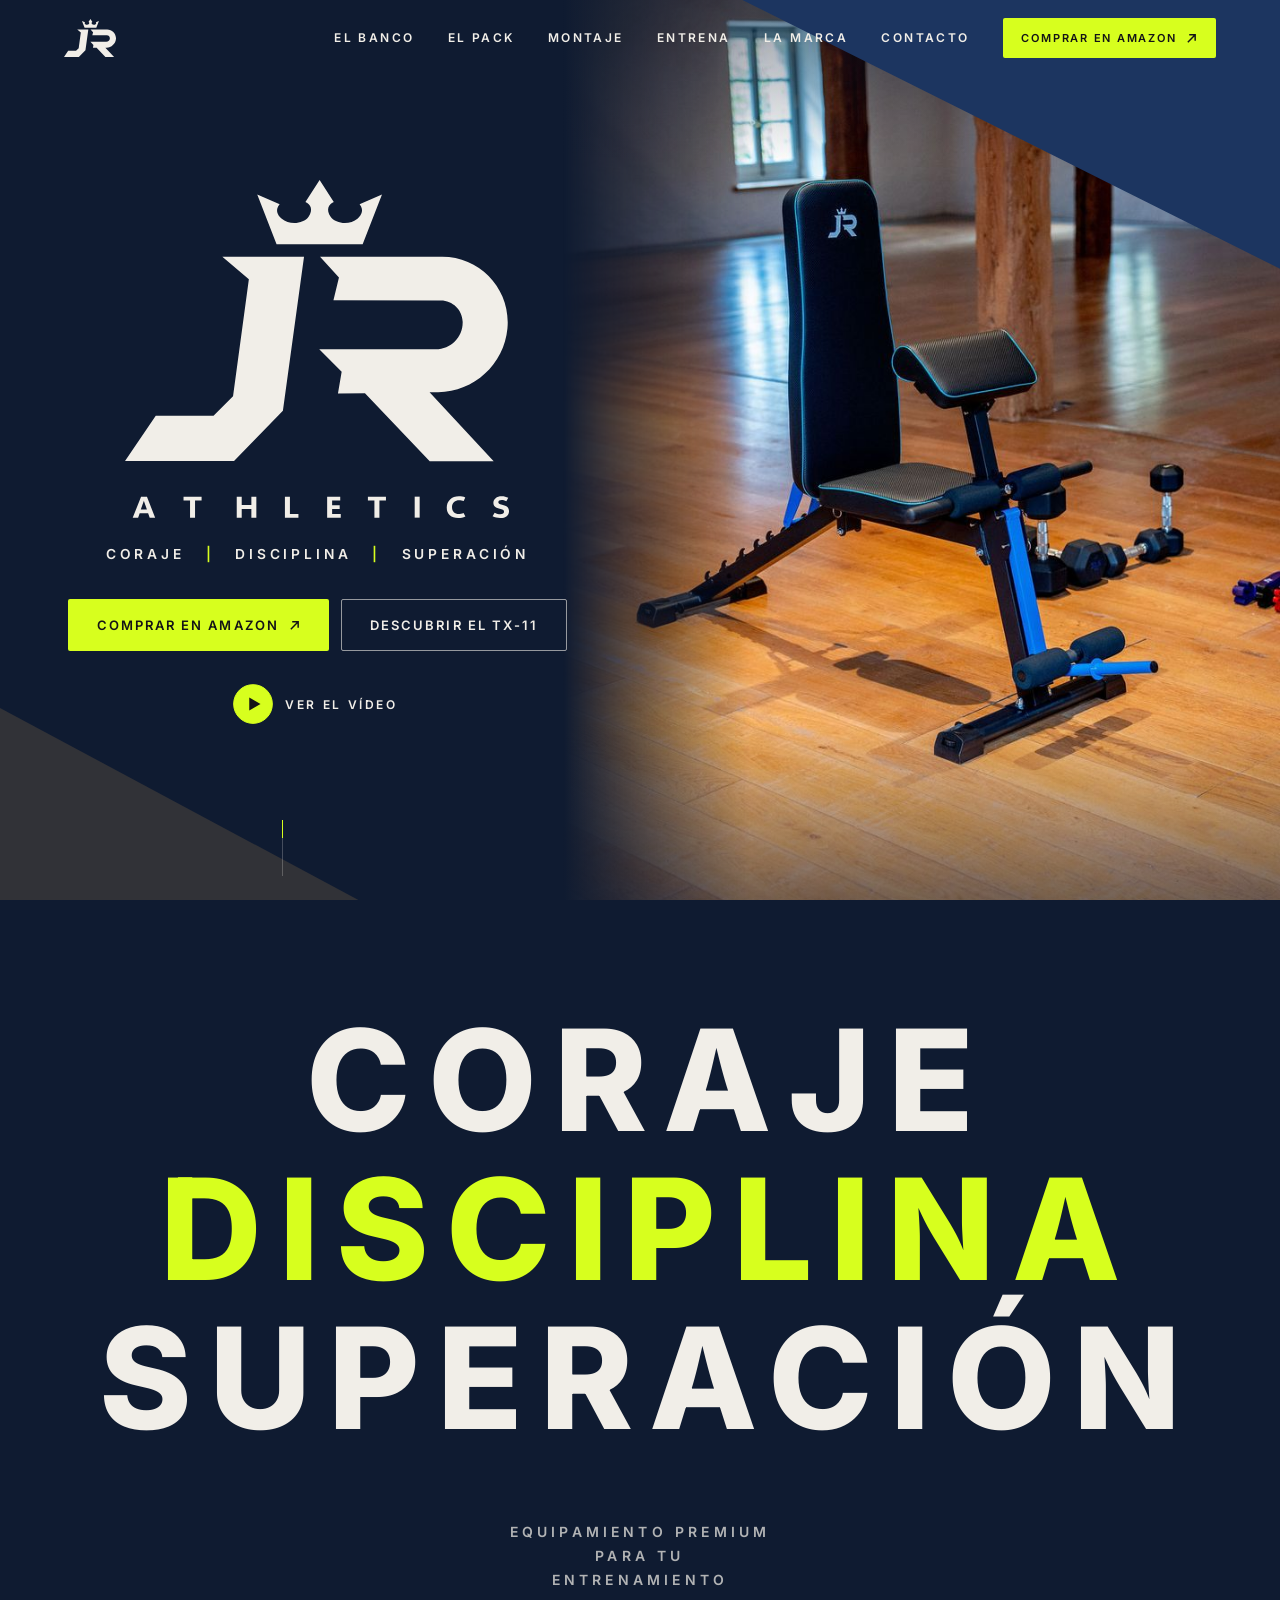
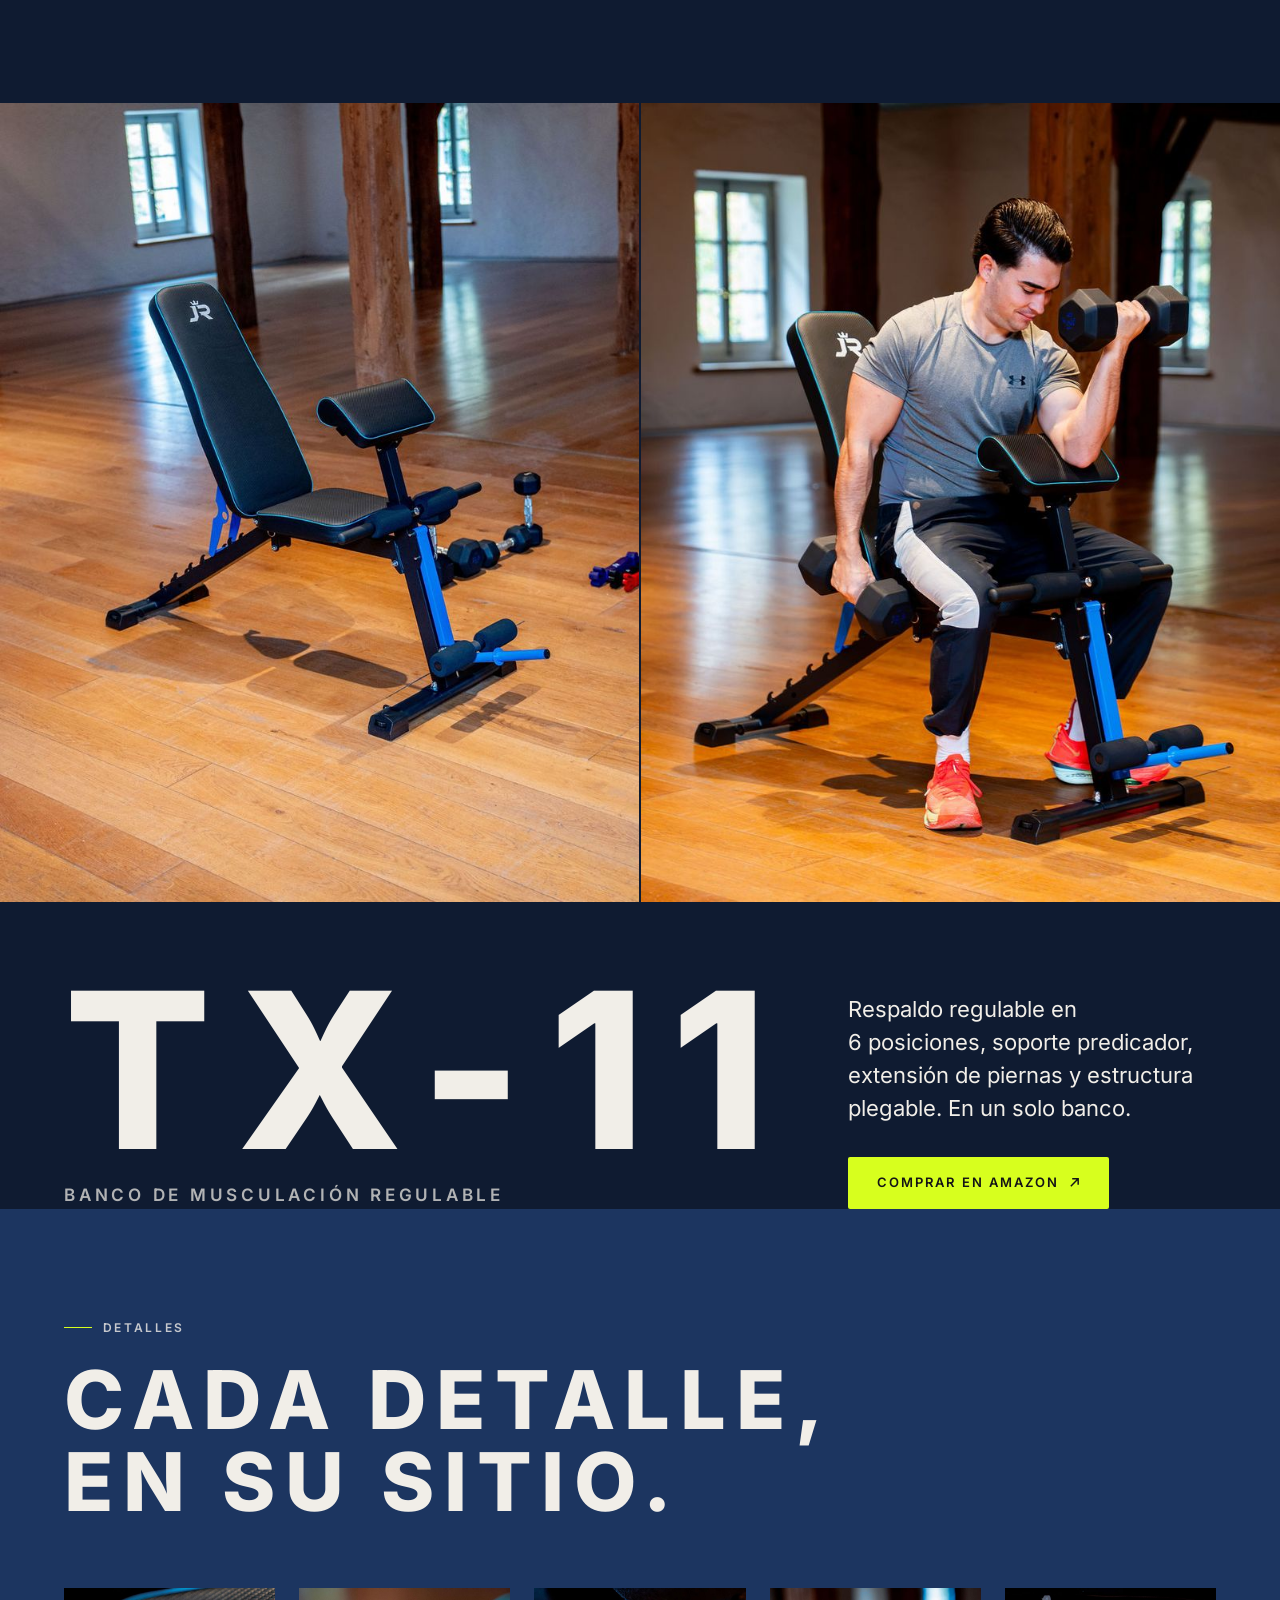
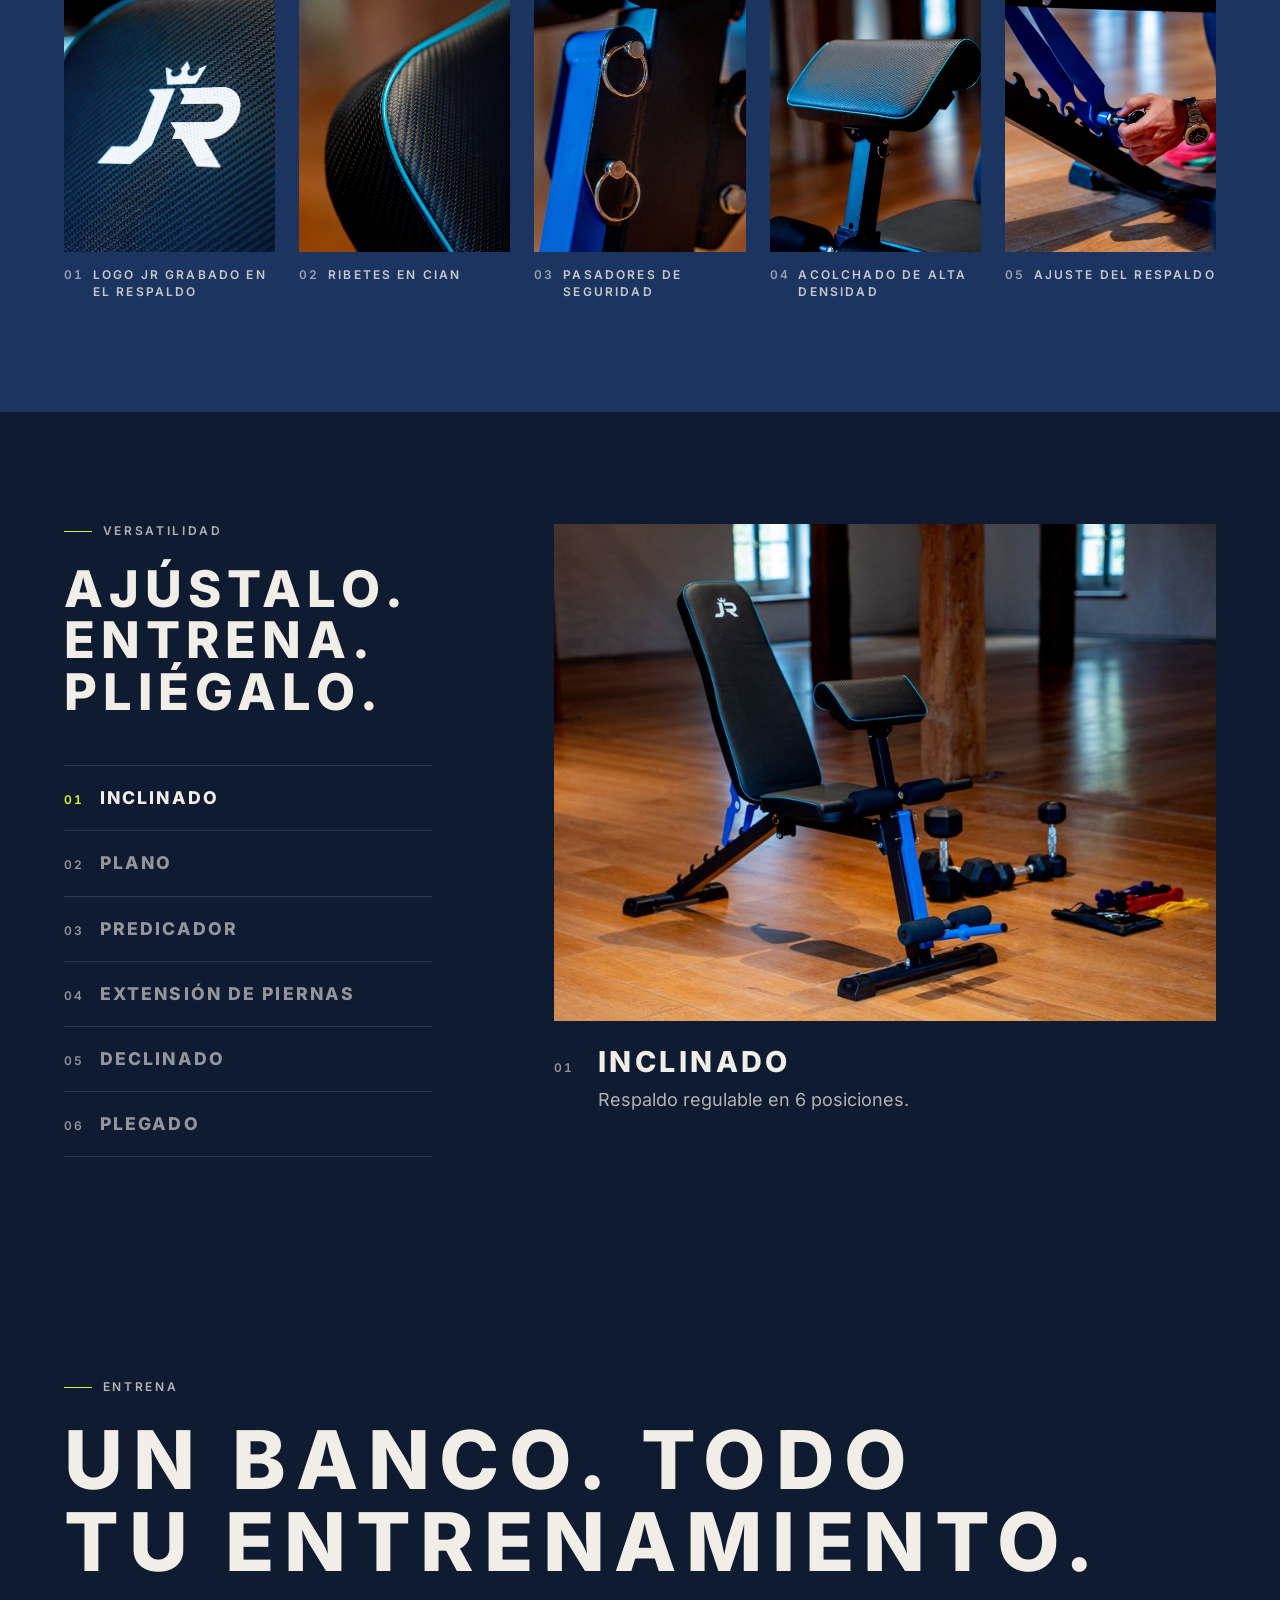
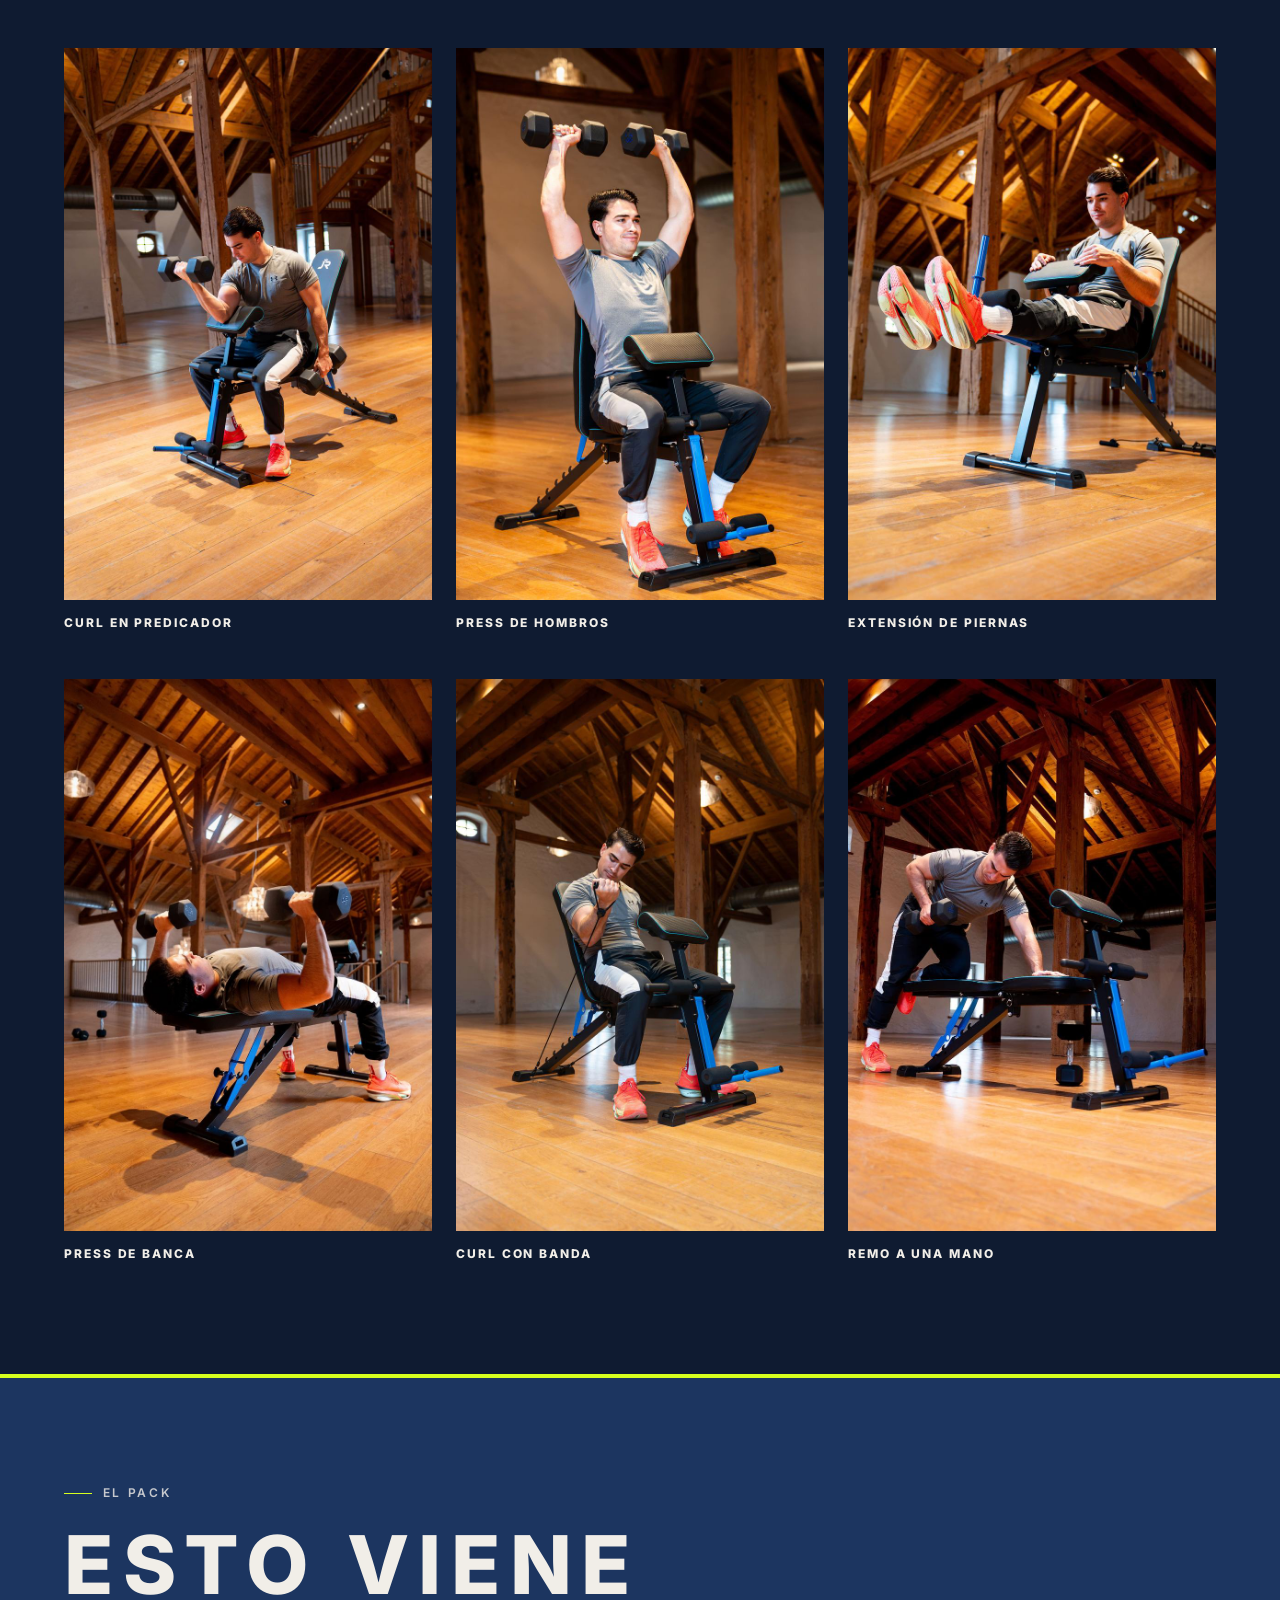
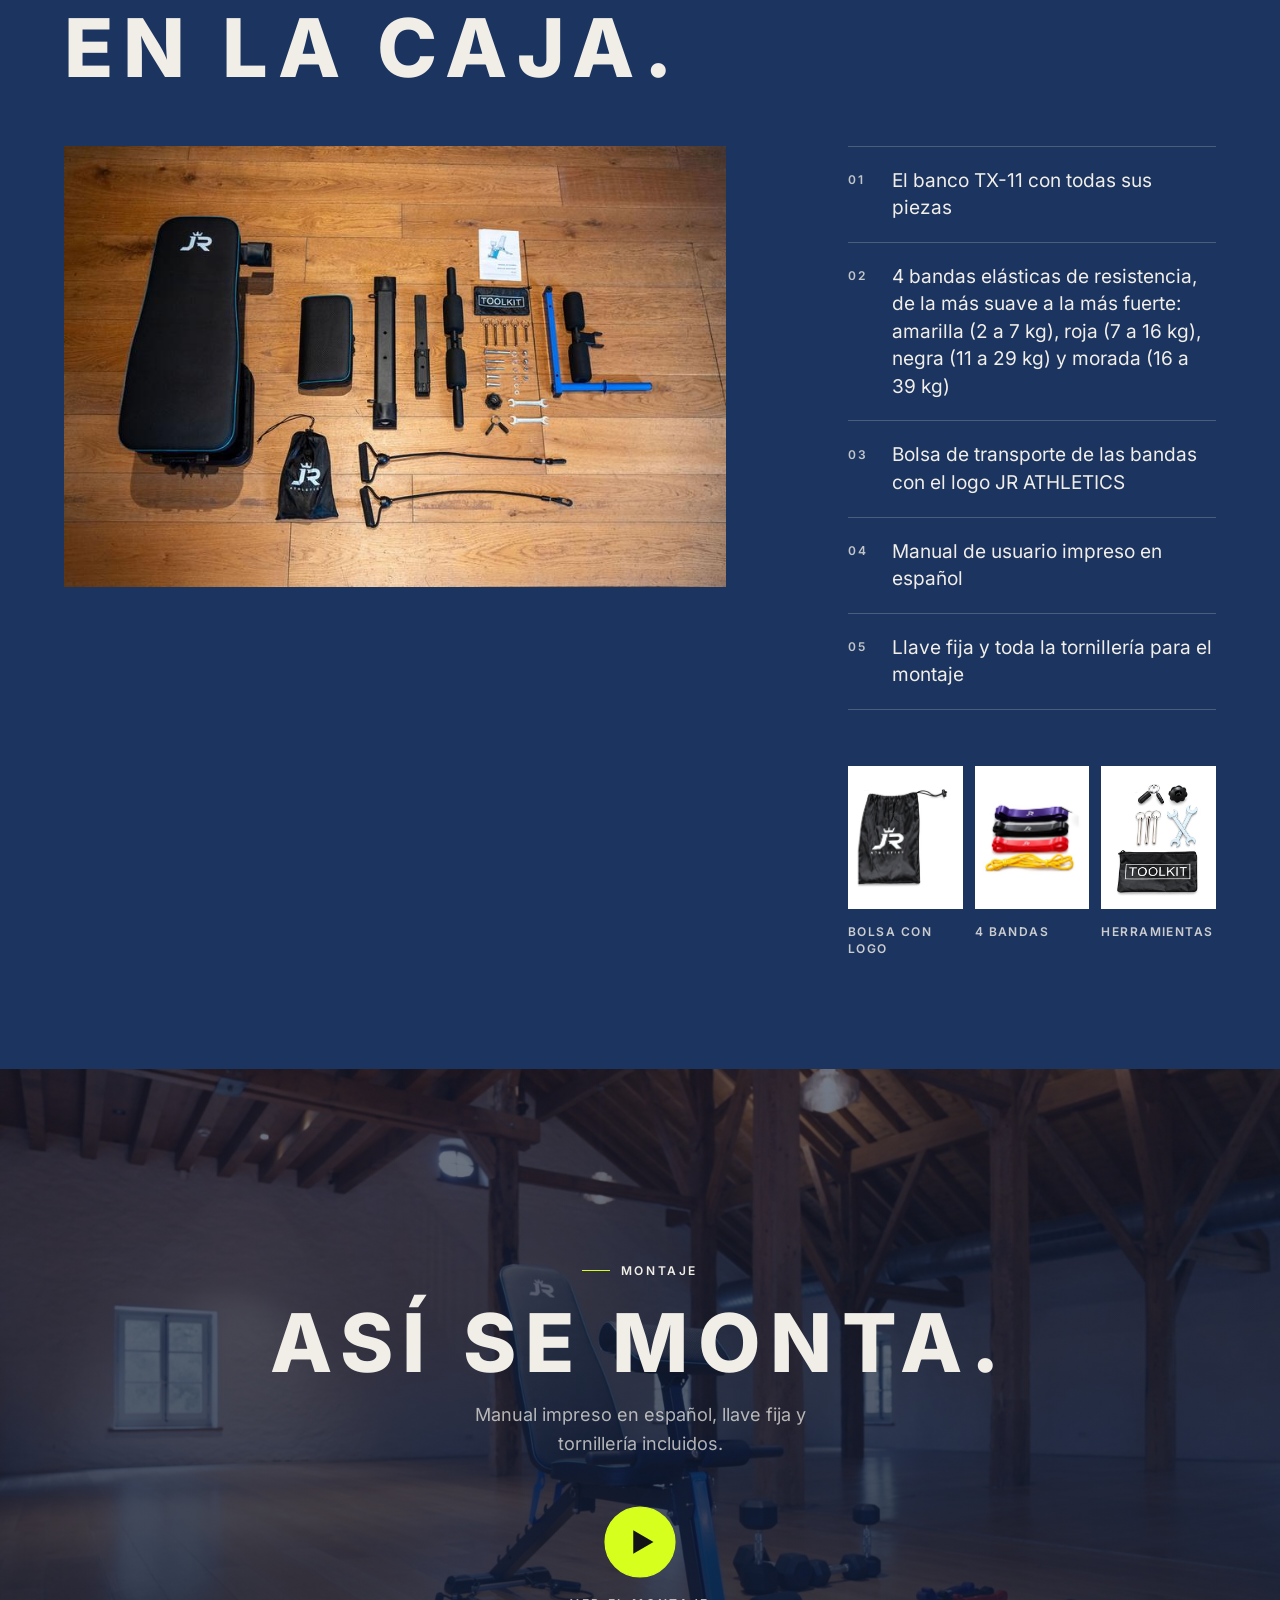
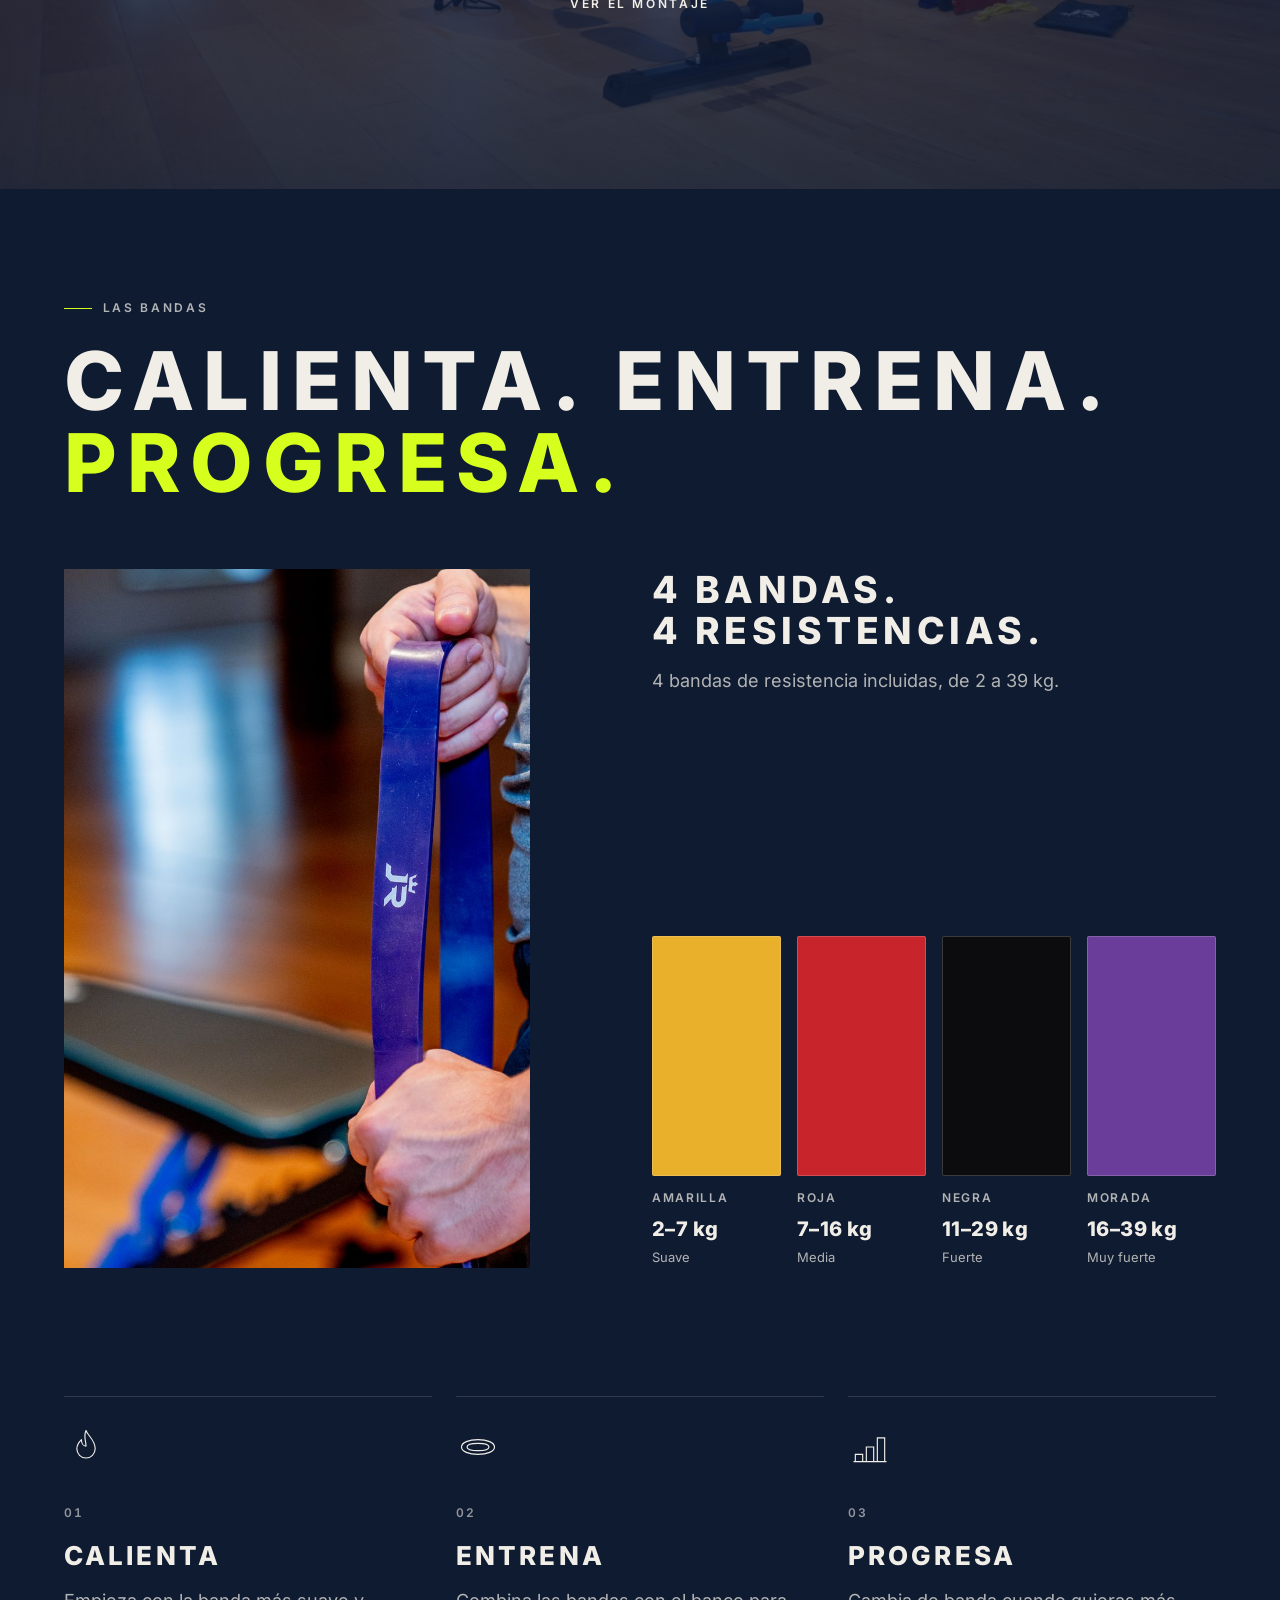
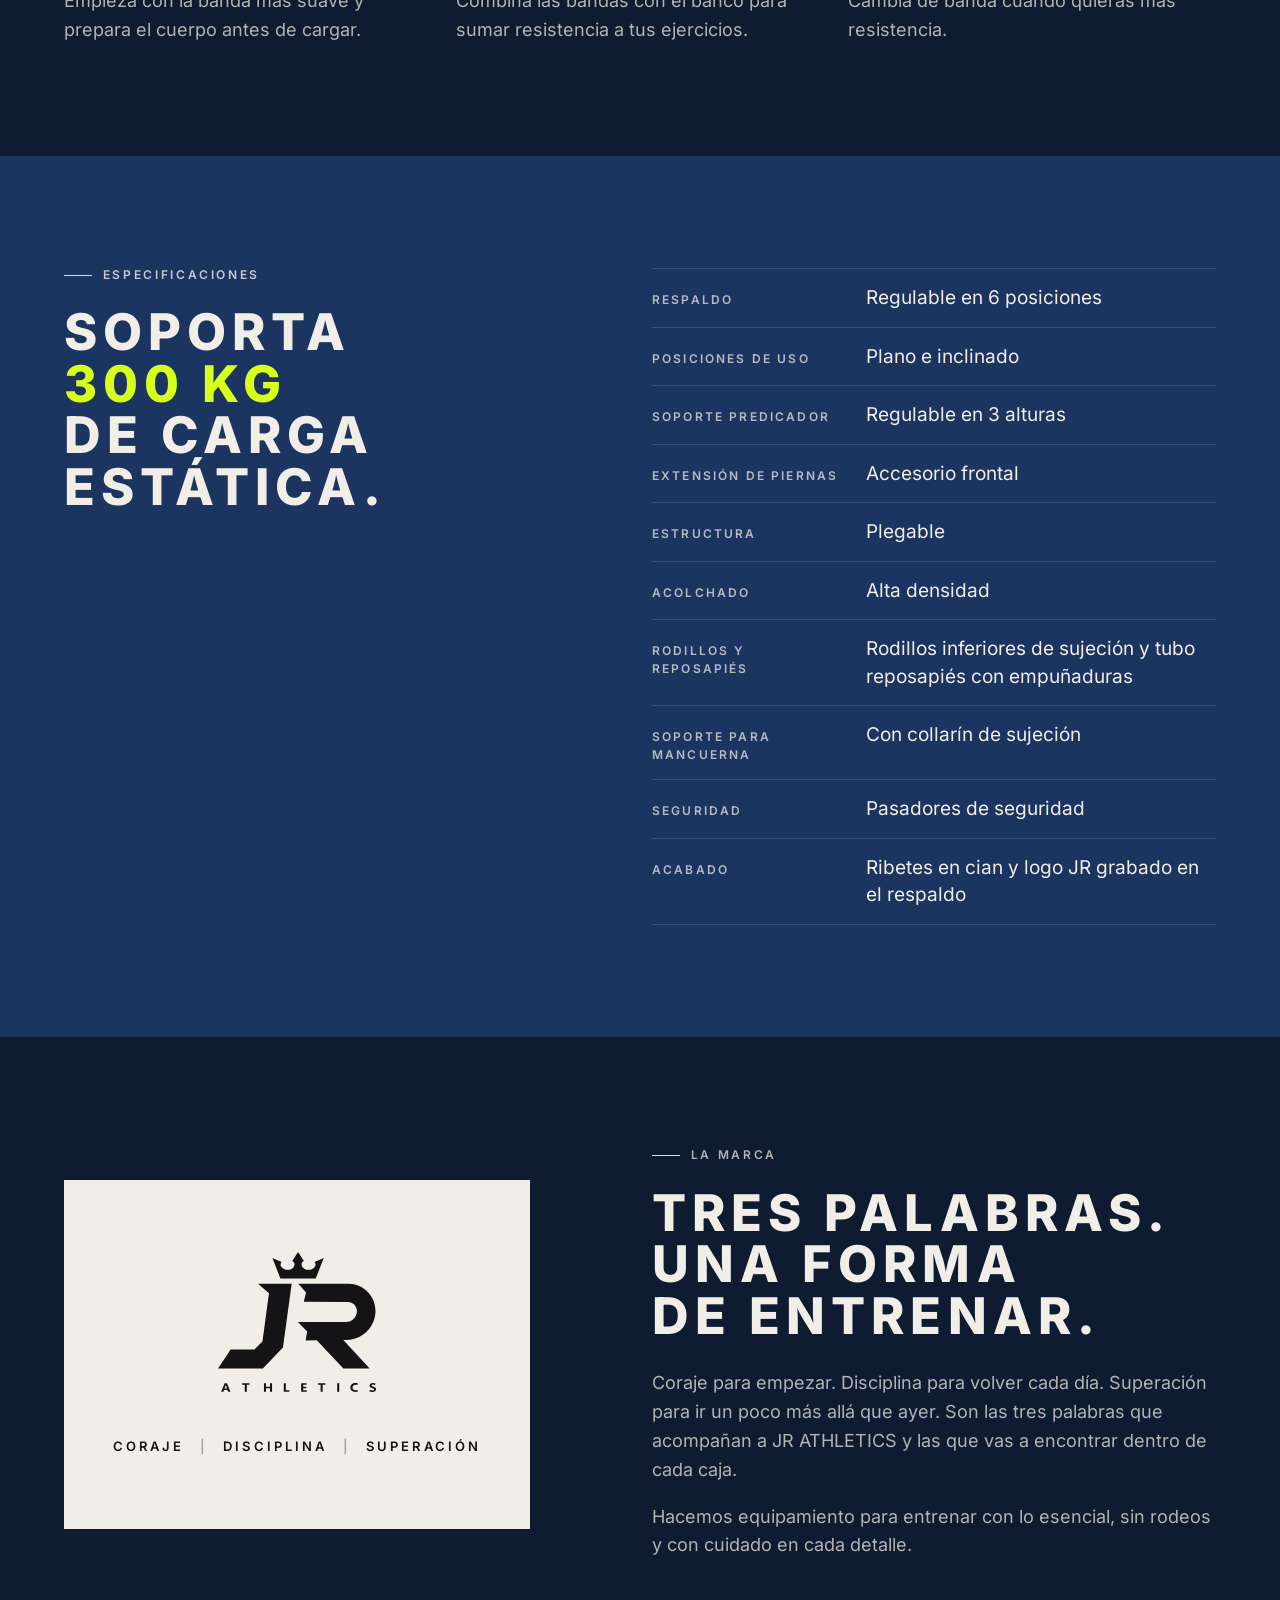
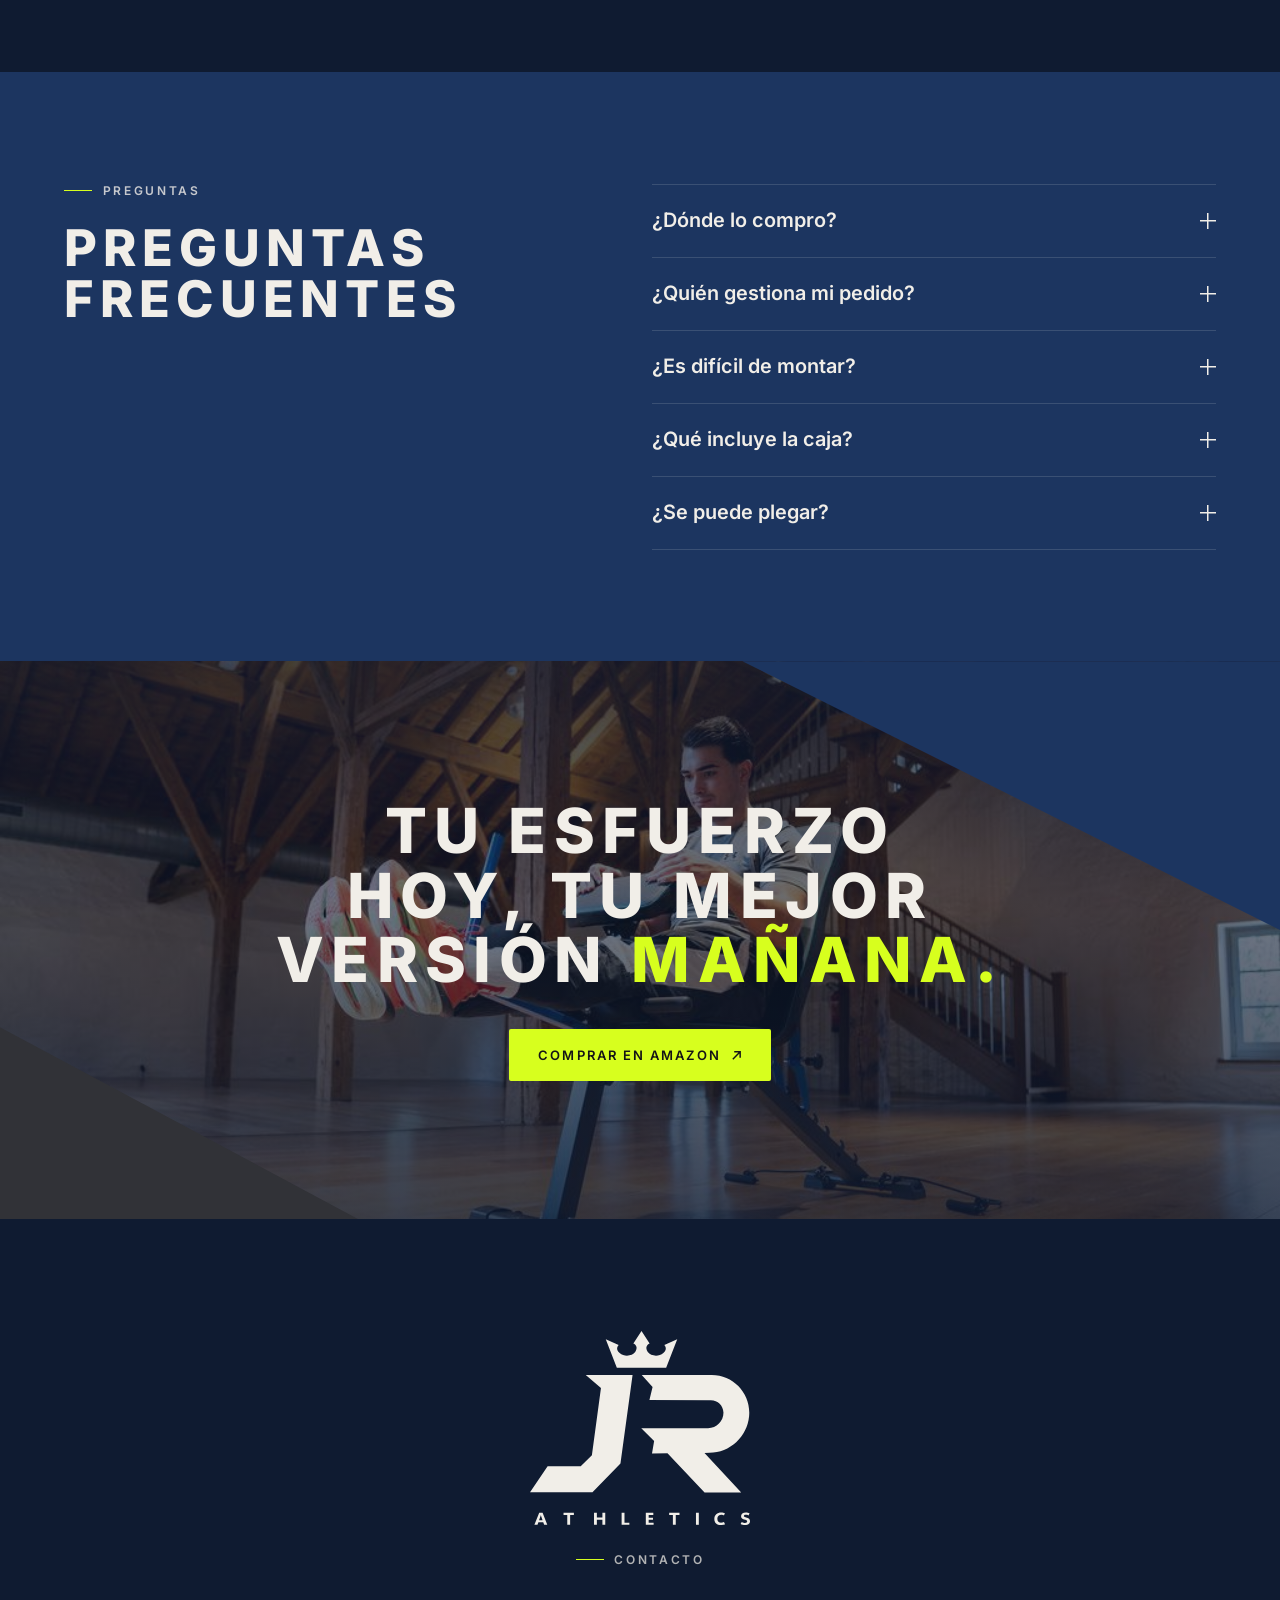
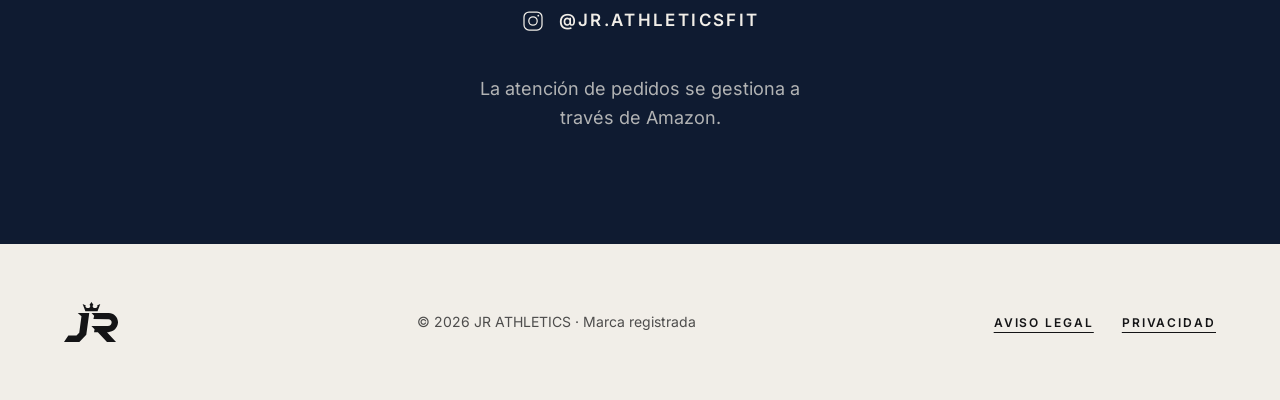
<file: index.html>
<!doctype html>
<html lang="es">
<head>
<meta charset="utf-8">
<meta name="viewport" content="width=device-width, initial-scale=1, viewport-fit=cover">
<title>JR ATHLETICS · Banco de musculación regulable TX-11</title>
<meta name="description" content="Banco de musculación regulable TX-11 de JR ATHLETICS: respaldo en 6 posiciones, soporte predicador, extensión de piernas y estructura plegable. Cómpralo en Amazon España.">
<meta name="theme-color" content="#0f1b31">
<link rel="canonical" href="https://jrathleticsfit.com/">

<!-- Compartir (WhatsApp, Instagram, X…). Estas imágenes van con URL absoluta:
     es el único sitio de la web donde no se usa una ruta relativa.
     media/og/og-image.jpg está hecha con la foto de portada y el logo oficial (1200x630).
     Si cambias la imagen, mantén el mismo nombre y tamaño. -->
<meta property="og:type" content="website">
<meta property="og:site_name" content="JR ATHLETICS">
<meta property="og:locale" content="es_ES">
<meta property="og:url" content="https://jrathleticsfit.com/">
<meta property="og:title" content="JR ATHLETICS · Banco de musculación regulable TX-11">
<meta property="og:description" content="CORAJE | DISCIPLINA | SUPERACIÓN. Equipamiento premium para tu entrenamiento.">
<meta property="og:image" content="https://jrathleticsfit.com/media/og/og-image.jpg">
<meta property="og:image:width" content="1200">
<meta property="og:image:height" content="630">
<meta property="og:image:alt" content="Logo de JR ATHLETICS junto al banco de musculación regulable TX-11, con el logo JR en el respaldo">
<meta name="twitter:card" content="summary_large_image">
<meta name="twitter:title" content="JR ATHLETICS · Banco de musculación regulable TX-11">
<meta name="twitter:description" content="CORAJE | DISCIPLINA | SUPERACIÓN. Equipamiento premium para tu entrenamiento.">
<meta name="twitter:image" content="https://jrathleticsfit.com/media/og/og-image.jpg">

<!-- Favicon: monograma del logo oficial (corona + JR). -->
<link rel="icon" href="favicon.ico" sizes="any">
<link rel="icon" href="favicon.svg" type="image/svg+xml">
<link rel="apple-touch-icon" href="apple-touch-icon.png">

<!-- Tipografía alojada en el propio sitio (sin Google Fonts). -->
<link rel="preload" href="fonts/inter-600.woff2" as="font" type="font/woff2" crossorigin>
<link rel="stylesheet" href="styles.css">
<script>
  /* Marca la página como "con JavaScript" antes de pintar (activa las animaciones de entrada).
     Si main.js no llegara a cargar, se quita la marca y todo el contenido queda visible. */
  document.documentElement.classList.add('js');
  window.addEventListener('load', function () {
    setTimeout(function () { if (!window.JR_LISTO) document.documentElement.classList.remove('js'); }, 1500);
  });
</script>
<script src="main.js" defer></script>

<!-- Datos estructurados para buscadores. Sin precio ni valoraciones (no hay datos confirmados). -->
<script type="application/ld+json">
{
  "@context": "https://schema.org",
  "@graph": [
    {
      "@type": "Organization",
      "@id": "https://jrathleticsfit.com/#organizacion",
      "name": "JR ATHLETICS",
      "url": "https://jrathleticsfit.com/",
      "logo": "https://jrathleticsfit.com/media/logo/logo-jr-negro.png",
      "sameAs": ["https://www.instagram.com/jr.athleticsfit/"]
    },
    {
      "@type": "Product",
      "name": "Banco de musculación regulable TX-11",
      "model": "TX-11",
      "brand": { "@type": "Brand", "name": "JR ATHLETICS" },
      "manufacturer": { "@id": "https://jrathleticsfit.com/#organizacion" },
      "image": [
        "https://jrathleticsfit.com/media/producto/tx11-frontal.jpg",
        "https://jrathleticsfit.com/media/producto/tx11-perfil.jpg",
        "https://jrathleticsfit.com/media/pack/pack-completo.jpg"
      ],
      "description": "Banco de musculación regulable TX-11. Respaldo regulable en 6 posiciones, uso en plano e inclinado, soporte predicador regulable en 3 alturas, accesorio frontal de extensión de piernas y estructura plegable. Soporta 300 kg de carga estática. Incluye 4 bandas elásticas de resistencia (de 2 a 39 kg), bolsa de transporte, manual en español, llave fija y tornillería."
    }
  ]
}
</script>
</head>
<body>

<a class="skip-link" href="#contenido">Saltar al contenido</a>

<!-- =====================================================================
     0. CABECERA
     ===================================================================== -->
<header class="site-header" data-header>
  <div class="container header-bar">
    <a class="header-logo" href="#portada" aria-label="JR ATHLETICS, volver al inicio">
      <span class="logo logo--header">
        <!-- Monograma del logo (corona + JR). Si el archivo faltara, se ve el texto JR ATHLETICS. -->
        <img src="media/logo/jr-monograma-blanco.svg" alt="" width="52" height="38" decoding="async"
             onerror="this.parentNode.classList.add('no-img');this.remove()">
        <span class="logo-text">JR ATHLETICS</span>
      </span>
    </a>

    <button class="menu-toggle" type="button" aria-expanded="false" aria-controls="menu" data-menu-toggle>
      <span class="menu-toggle-bars" aria-hidden="true"></span>
      <span class="sr-only" data-menu-label>Abrir menú</span>
    </button>

    <nav class="site-nav" id="menu" aria-label="Principal" data-menu>
      <ul class="nav-list">
        <li><a href="#tx11">El banco</a></li>
        <li><a href="#pack">El pack</a></li>
        <li><a href="#montaje">Montaje</a></li>
        <li><a href="#entrena">Entrena</a></li>
        <li><a href="#marca">La marca</a></li>
        <li><a href="#contacto">Contacto</a></li>
      </ul>
      <div class="nav-extra">
        <!-- ENLACE DE AMAZON: si cambia, actualízalo aquí y en main.js (DATOS.enlaces.amazon) -->
        <a class="btn btn--accent" href="https://www.amazon.es/dp/B0HGLFN5TQ" target="_blank" rel="noopener noreferrer" data-amazon data-cta="header">Comprar en Amazon<span class="sr-only"> (se abre en una pestaña nueva)</span></a>
        <p class="nav-motto">Coraje <span aria-hidden="true">|</span> Disciplina <span aria-hidden="true">|</span> Superación</p>
      </div>
    </nav>

    <!-- Botón de compra siempre visible arriba (tableta y ordenador; en el móvil está la barra de abajo).
         ENLACE DE AMAZON: si cambia, actualízalo aquí y en main.js (DATOS.enlaces.amazon) -->
    <a class="btn btn--accent header-buy" href="https://www.amazon.es/dp/B0HGLFN5TQ" target="_blank" rel="noopener noreferrer" data-amazon data-cta="header-bar">Comprar en Amazon<span class="sr-only"> (se abre en una pestaña nueva)</span></a>
  </div>
</header>

<main id="contenido">

  <!-- =====================================================================
       1. PORTADA — el logo es el protagonista
       ===================================================================== -->
  <section class="hero" id="portada" aria-label="Portada">
    <div class="hero-media" aria-hidden="true">
      <!-- Foto de portada: el TX-11 entero con el logo JR del respaldo a la vista. En pantallas
           verticales va arriba (el logo, el lema y los botones van debajo) y en las apaisadas
           a la derecha (el texto va a la izquierda); styles.css, apartado "1. Portada".
           Es también la imagen que se ve mientras no exista el vídeo de portada. -->
      <picture>
        <img class="hero-poster"
             src="media/hero/portada-vertical-800.jpg"
             srcset="media/hero/portada-vertical-800.jpg 800w, media/hero/portada-vertical.jpg 1024w"
             sizes="(min-aspect-ratio: 1/1) 56vw, 100vw" width="1024" height="1536"
             alt="" fetchpriority="high" decoding="async">
      </picture>
      <!-- Vídeo del banco (42 s, sin sonido) de fondo: main.js lo carga solo si existe el
           archivo, después de la imagen, y nunca con "reducir movimiento" o "ahorro de datos".
           En pantallas apaisadas ocupa toda la portada; en móvil vertical usa el recorte
           vertical. El botón "Ver el vídeo" lo abre entero y con sonido. -->
      <video class="hero-video" muted loop playsinline preload="none" tabindex="-1"
             data-hero-video
             data-src="media/hero/hero-loop.mp4"
             data-src-vertical="media/hero/hero-loop-vertical.mp4"></video>
    </div>
    <div class="hero-veil" aria-hidden="true"></div>
    <div class="wedge wedge--navy" aria-hidden="true"></div>
    <div class="wedge wedge--grey" aria-hidden="true"></div>

    <div class="hero-content">
      <h1 class="logo logo--hero">
        <!-- Logo oficial en vectorial (media/logo/jr-logo-blanco.svg) -->
        <img src="media/logo/jr-logo-blanco.svg" alt="" width="460" height="405" decoding="async"
             onerror="this.parentNode.classList.add('no-img');this.remove()">
        <span class="logo-text"><span class="logo-jr">JR</span> <span class="logo-athletics">Athletics</span></span>
        <span class="sr-only">, banco de musculación regulable TX-11</span>
      </h1>

      <p class="motto">Coraje <span class="motto-sep" aria-hidden="true">|</span> Disciplina <span class="motto-sep" aria-hidden="true">|</span> Superación</p>

      <div class="hero-actions">
        <!-- ENLACE DE AMAZON: si cambia, actualízalo aquí y en main.js (DATOS.enlaces.amazon) -->
        <a class="btn btn--accent" href="https://www.amazon.es/dp/B0HGLFN5TQ" target="_blank" rel="noopener noreferrer" data-amazon data-cta="hero">Comprar en Amazon<span class="sr-only"> (se abre en una pestaña nueva)</span></a>
        <a class="btn btn--ghost" href="#tx11">Descubrir el TX-11</a>
      </div>

      <!-- Abre el vídeo del banco entero y con sonido (aparece solo si existe el archivo) -->
      <button class="hero-play" type="button" aria-haspopup="dialog" data-film-open="banco" hidden>
        <span class="hero-play-icon" aria-hidden="true">
          <svg viewBox="0 0 64 64" width="40" height="40" focusable="false"><circle cx="32" cy="32" r="31" fill="none" stroke="currentColor" stroke-width="1.5"/><path d="M26 21.5 44 32 26 42.5Z" fill="currentColor"/></svg>
        </span>
        <span>Ver el vídeo</span>
      </button>
    </div>

    <div class="scroll-cue" aria-hidden="true"><span></span></div>
  </section>


  <!-- =====================================================================
       2. MANIFIESTO
       ===================================================================== -->
  <section class="manifesto section" id="manifiesto" aria-labelledby="manifiesto-titulo">
    <div class="container">
      <h2 class="manifesto-words" id="manifiesto-titulo">
        <span class="reveal">Coraje</span>
        <span class="reveal hl" style="--d: 120ms">Disciplina</span>
        <span class="reveal" style="--d: 240ms">Superación</span>
      </h2>
      <p class="descriptor reveal" style="--d: 360ms">Equipamiento premium para tu entrenamiento</p>
    </div>
  </section>


  <!-- =====================================================================
       3. TX-11
       ===================================================================== -->
  <section class="tx11" id="tx11" aria-labelledby="tx11-titulo">
    <!-- Foto principal a sangre: el TX-11 de 3/4. En escritorio la acompaña una foto del banco en uso. -->
    <div class="tx11-media">
      <figure class="tx11-shot">
        <img src="media/producto/tx11-frontal-800.jpg"
             srcset="media/producto/tx11-frontal-800.jpg 800w, media/producto/tx11-frontal.jpg 1024w"
             sizes="(min-width: 1024px) 50vw, 100vw" width="1024" height="1280"
             alt="Banco de musculación regulable TX-11 de JR ATHLETICS con el respaldo inclinado, el soporte predicador y los rodillos de extensión de piernas"
             loading="lazy" decoding="async">
      </figure>
      <figure class="tx11-shot tx11-shot--side">
        <img src="media/producto/tx11-perfil-800.jpg"
             srcset="media/producto/tx11-perfil-800.jpg 800w, media/producto/tx11-perfil.jpg 963w"
             sizes="50vw" width="963" height="1203"
             alt="Curl de bíceps con mancuerna en el TX-11, con el brazo apoyado en el soporte predicador"
             loading="lazy" decoding="async">
      </figure>
    </div>

    <div class="container grid tx11-body">
      <h2 class="tx11-title reveal" id="tx11-titulo">
        <span class="tx11-model">TX-11</span>
        <span class="tx11-name">Banco de musculación regulable</span>
      </h2>
      <div class="tx11-copy reveal" style="--d: 120ms">
        <p class="lead">Respaldo regulable en <span data-cifra="respaldo">6</span>&nbsp;posiciones, soporte predicador, extensión de piernas y estructura plegable. En un solo banco.</p>
        <!-- ENLACE DE AMAZON: si cambia, actualízalo aquí y en main.js (DATOS.enlaces.amazon) -->
        <a class="btn btn--accent" href="https://www.amazon.es/dp/B0HGLFN5TQ" target="_blank" rel="noopener noreferrer" data-amazon data-cta="tx11">Comprar en Amazon<span class="sr-only"> (se abre en una pestaña nueva)</span></a>
      </div>
    </div>
  </section>


  <!-- =====================================================================
       4. DETALLES
       ===================================================================== -->
  <section class="details section" id="detalles" aria-labelledby="detalles-titulo">
    <div class="container">
      <header class="section-head reveal">
        <p class="eyebrow">Detalles</p>
        <h2 class="h2" id="detalles-titulo">Cada detalle, en su sitio.</h2>
      </header>

      <ul class="grid details-grid" role="list">
        <li class="detail reveal">
          <figure>
            <div class="detail-img"><img src="media/detalles/detalle-logo.jpg" width="800" height="1000"
                 alt="Primer plano del logo JR en la parte alta del respaldo, con el ribete cian" loading="lazy" decoding="async"></div>
            <figcaption><span class="num">01</span> Logo JR grabado en el respaldo</figcaption>
          </figure>
        </li>
        <li class="detail reveal" style="--d: 100ms">
          <figure>
            <div class="detail-img"><img src="media/detalles/detalle-ribete.jpg" width="800" height="1000"
                 alt="Borde del acolchado con la tapicería texturizada y el ribete en cian" loading="lazy" decoding="async"></div>
            <figcaption><span class="num">02</span> Ribetes en cian</figcaption>
          </figure>
        </li>
        <li class="detail reveal" style="--d: 200ms">
          <figure>
            <div class="detail-img"><img src="media/detalles/detalle-pasador.jpg" width="800" height="999"
                 alt="Pasadores de seguridad con anilla en la columna del banco, junto al brazo azul" loading="lazy" decoding="async"></div>
            <figcaption><span class="num">03</span> Pasadores de seguridad</figcaption>
          </figure>
        </li>
        <li class="detail reveal" style="--d: 300ms">
          <figure>
            <div class="detail-img"><img src="media/detalles/detalle-acolchado.jpg" width="800" height="1000"
                 alt="Almohadilla del soporte predicador: acolchado grueso de alta densidad con el ribete cian" loading="lazy" decoding="async"></div>
            <figcaption><span class="num">04</span> Acolchado de alta densidad</figcaption>
          </figure>
        </li>
        <li class="detail reveal" style="--d: 400ms">
          <figure>
            <div class="detail-img"><img src="media/detalles/detalle-ajuste.jpg" width="800" height="1000"
                 alt="Mano tirando del pomo de ajuste para cambiar la inclinación del respaldo, junto a la escalera de regulación" loading="lazy" decoding="async"></div>
            <figcaption><span class="num">05</span> Ajuste del respaldo</figcaption>
          </figure>
        </li>
      </ul>
    </div>
  </section>


  <!-- =====================================================================
       5. VERSATILIDAD — selector (escritorio) / tarjetas deslizables (móvil)
       ===================================================================== -->
  <section class="versa section" id="versatilidad" aria-labelledby="versa-titulo">
    <div class="container grid versa-layout" data-versa>
      <div class="versa-side">
        <header class="section-head reveal">
          <p class="eyebrow">Versatilidad</p>
          <h2 class="h2 h2--side" id="versa-titulo">Ajústalo. Entrena. Pliégalo.</h2>
        </header>
        <div class="versa-tabs" role="group" aria-label="Elige una posición">
          <button class="versa-tab" type="button" aria-pressed="true" aria-controls="ajuste-inclinado" data-versa-tab="inclinado"><span class="num">01</span> Inclinado</button>
          <button class="versa-tab" type="button" aria-pressed="false" aria-controls="ajuste-plano" data-versa-tab="plano"><span class="num">02</span> Plano</button>
          <button class="versa-tab" type="button" aria-pressed="false" aria-controls="ajuste-predicador" data-versa-tab="predicador"><span class="num">03</span> Predicador</button>
          <button class="versa-tab" type="button" aria-pressed="false" aria-controls="ajuste-extension" data-versa-tab="extension"><span class="num">04</span> Extensión de piernas</button>
          <button class="versa-tab" type="button" aria-pressed="false" aria-controls="ajuste-declinado" data-versa-tab="declinado"><span class="num">05</span> Declinado</button>
          <button class="versa-tab" type="button" aria-pressed="false" aria-controls="ajuste-plegado" data-versa-tab="plegado"><span class="num">06</span> Plegado</button>
        </div>
      </div>

      <div class="versa-stage">
        <div class="versa-track" data-versa-track>
          <article class="versa-card is-active" id="ajuste-inclinado" data-versa-card="inclinado" aria-labelledby="ajuste-inclinado-t">
            <div class="versa-img">
              <img src="media/ajustes/ajuste-inclinado-800.jpg"
                   srcset="media/ajustes/ajuste-inclinado-800.jpg 800w, media/ajustes/ajuste-inclinado-1600.jpg 1600w, media/ajustes/ajuste-inclinado.jpg 2400w"
                   sizes="(min-width: 1024px) 58vw, 86vw" width="2400" height="1800"
                   alt="TX-11 con el respaldo inclinado, el soporte predicador y los rodillos de extensión de piernas, junto a las mancuernas, las bandas y la bolsa" loading="lazy" decoding="async">
            </div>
            <div class="versa-info">
              <span class="num">01</span>
              <h3 class="versa-title" id="ajuste-inclinado-t">Inclinado</h3>
              <p>Respaldo regulable en <span data-cifra="respaldo">6</span>&nbsp;posiciones.</p>
            </div>
          </article>

          <article class="versa-card" id="ajuste-plano" data-versa-card="plano" aria-labelledby="ajuste-plano-t">
            <div class="versa-img">
              <img src="media/ajustes/ajuste-plano-800.jpg"
                   srcset="media/ajustes/ajuste-plano-800.jpg 800w, media/ajustes/ajuste-plano-1600.jpg 1600w, media/ajustes/ajuste-plano.jpg 2400w"
                   sizes="(min-width: 1024px) 58vw, 86vw" width="2400" height="1800"
                   alt="TX-11 con el respaldo y el asiento en plano" loading="lazy" decoding="async">
            </div>
            <div class="versa-info">
              <span class="num">02</span>
              <h3 class="versa-title" id="ajuste-plano-t">Plano</h3>
              <p>Uso en plano. Acolchado de alta densidad.</p>
            </div>
          </article>

          <article class="versa-card" id="ajuste-predicador" data-versa-card="predicador" aria-labelledby="ajuste-predicador-t">
            <div class="versa-img">
              <img src="media/ajustes/ajuste-predicador-800.jpg"
                   srcset="media/ajustes/ajuste-predicador-800.jpg 800w, media/ajustes/ajuste-predicador-1600.jpg 1600w, media/ajustes/ajuste-predicador.jpg 2400w"
                   sizes="(min-width: 1024px) 58vw, 86vw" width="2400" height="1800"
                   alt="TX-11 con el respaldo vertical y el soporte predicador para curl de bíceps en primer plano" loading="lazy" decoding="async">
            </div>
            <div class="versa-info">
              <span class="num">03</span>
              <h3 class="versa-title" id="ajuste-predicador-t">Predicador</h3>
              <p>Soporte predicador para curl de bíceps, regulable en <span data-cifra="predicador">3</span>&nbsp;alturas.</p>
            </div>
          </article>

          <article class="versa-card" id="ajuste-extension" data-versa-card="extension" aria-labelledby="ajuste-extension-t">
            <div class="versa-img">
              <img src="media/ajustes/ajuste-extension-800.jpg"
                   srcset="media/ajustes/ajuste-extension-800.jpg 800w, media/ajustes/ajuste-extension-1600.jpg 1600w, media/ajustes/ajuste-extension.jpg 2400w"
                   sizes="(min-width: 1024px) 58vw, 86vw" width="2400" height="1800"
                   alt="TX-11 con el accesorio de extensión de piernas y sus rodillos en primer plano, el respaldo inclinado y el soporte predicador" loading="lazy" decoding="async">
            </div>
            <div class="versa-info">
              <span class="num">04</span>
              <h3 class="versa-title" id="ajuste-extension-t">Extensión de piernas</h3>
              <p>Accesorio frontal de extensión de piernas. Rodillos inferiores de sujeción.</p>
            </div>
          </article>

          <article class="versa-card" id="ajuste-declinado" data-versa-card="declinado" aria-labelledby="ajuste-declinado-t">
            <div class="versa-img">
              <img src="media/ajustes/ajuste-declinado-800.jpg"
                   srcset="media/ajustes/ajuste-declinado-800.jpg 800w, media/ajustes/ajuste-declinado-1600.jpg 1600w, media/ajustes/ajuste-declinado.jpg 2400w"
                   sizes="(min-width: 1024px) 58vw, 86vw" width="2400" height="1800"
                   alt="TX-11 en posición declinada, con el soporte predicador y los rodillos de extensión de piernas" loading="lazy" decoding="async">
            </div>
            <div class="versa-info">
              <span class="num">05</span>
              <h3 class="versa-title" id="ajuste-declinado-t">Declinado</h3>
              <p>Posición declinada.</p>
            </div>
          </article>

          <article class="versa-card" id="ajuste-plegado" data-versa-card="plegado" aria-labelledby="ajuste-plegado-t">
            <div class="versa-img">
              <img src="media/ajustes/ajuste-plegado-800.jpg"
                   srcset="media/ajustes/ajuste-plegado-800.jpg 800w, media/ajustes/ajuste-plegado-1600.jpg 1600w, media/ajustes/ajuste-plegado.jpg 2400w"
                   sizes="(min-width: 1024px) 58vw, 86vw" width="2400" height="1800"
                   alt="TX-11 plegado y de pie, sobre fondo blanco, listo para guardar" loading="lazy" decoding="async">
            </div>
            <div class="versa-info">
              <span class="num">06</span>
              <h3 class="versa-title" id="ajuste-plegado-t">Plegado</h3>
              <p>Se pliega. Tú no. Estructura plegable para guardarlo.</p>
            </div>
          </article>

        </div>
      </div>
    </div>
  </section>


  <!-- =====================================================================
       7. ENTRENA — 6 bucles que solo se reproducen en pantalla
       Cada vídeo se carga solo si existe su archivo; si no, se ve su portada.
       ===================================================================== -->
  <section class="train section" id="entrena" aria-labelledby="entrena-titulo">
    <div class="container">
      <header class="section-head reveal">
        <p class="eyebrow">Entrena</p>
        <h2 class="h2" id="entrena-titulo">Un banco. Todo tu <span class="h-long">entrenamiento.</span></h2>
      </header>
    </div>

    <ul class="train-track" role="list">
      <li class="loop reveal">
        <figure>
          <div class="loop-media">
            <img src="media/entreno/curl-predicador.jpg" width="800" height="1200"
                 alt="Curl de bíceps con mancuerna, sentado en el TX-11 con el brazo apoyado en el soporte predicador" loading="lazy" decoding="async">
            <video muted loop playsinline preload="none" tabindex="-1" aria-hidden="true" data-loop="media/entreno/curl-predicador.mp4"></video>
          </div>
          <figcaption>Curl en predicador</figcaption>
        </figure>
      </li>
      <li class="loop reveal" style="--d: 80ms">
        <figure>
          <div class="loop-media">
            <img src="media/entreno/press-hombros.jpg" width="800" height="1200"
                 alt="Press de hombros con dos mancuernas, sentado en el TX-11 con el respaldo en vertical" loading="lazy" decoding="async">
            <video muted loop playsinline preload="none" tabindex="-1" aria-hidden="true" data-loop="media/entreno/press-hombros.mp4"></video>
          </div>
          <figcaption>Press de hombros</figcaption>
        </figure>
      </li>
      <li class="loop reveal" style="--d: 160ms">
        <figure>
          <div class="loop-media">
            <img src="media/entreno/extension-piernas.jpg" width="800" height="1200"
                 alt="Extensión de piernas en el TX-11: las piernas estiradas bajo los rodillos del accesorio" loading="lazy" decoding="async">
            <video muted loop playsinline preload="none" tabindex="-1" aria-hidden="true" data-loop="media/entreno/extension-piernas.mp4"></video>
          </div>
          <figcaption>Extensión de piernas</figcaption>
        </figure>
      </li>
      <li class="loop reveal" style="--d: 240ms">
        <figure>
          <div class="loop-media">
            <img src="media/entreno/press-banca.jpg" width="800" height="1210"
                 alt="Press de banca con mancuernas, tumbado en el TX-11 bajo las vigas de madera" loading="lazy" decoding="async">
            <video muted loop playsinline preload="none" tabindex="-1" aria-hidden="true" data-loop="media/entreno/press-banca.mp4"></video>
          </div>
          <figcaption>Press de banca</figcaption>
        </figure>
      </li>
      <li class="loop reveal" style="--d: 320ms">
        <figure>
          <div class="loop-media">
            <img src="media/entreno/curl-banda.jpg" width="800" height="1200"
                 alt="Curl de bíceps con una banda elástica anclada a la base del TX-11, sentado" loading="lazy" decoding="async">
            <video muted loop playsinline preload="none" tabindex="-1" aria-hidden="true" data-loop="media/entreno/curl-banda.mp4"></video>
          </div>
          <figcaption>Curl con banda</figcaption>
        </figure>
      </li>
      <li class="loop reveal" style="--d: 400ms">
        <figure>
          <div class="loop-media">
            <img src="media/entreno/remo.jpg" width="800" height="1201"
                 alt="Remo a una mano con mancuerna, con la mano apoyada en el TX-11" loading="lazy" decoding="async">
            <video muted loop playsinline preload="none" tabindex="-1" aria-hidden="true" data-loop="media/entreno/remo.mp4"></video>
          </div>
          <figcaption>Remo a una mano</figcaption>
        </figure>
      </li>
    </ul>
  </section>


  <!-- =====================================================================
       8. EL PACK — sección destacada (azul marino, franja cian)
       ===================================================================== -->
  <section class="pack section" id="pack" aria-labelledby="pack-titulo">
    <div class="container grid pack-layout">
      <header class="section-head pack-head reveal">
        <p class="eyebrow">El pack</p>
        <h2 class="h2" id="pack-titulo">Esto viene en la caja.</h2>
      </header>

      <figure class="pack-hero reveal">
        <img src="media/pack/pack-completo-800.jpg"
             srcset="media/pack/pack-completo-800.jpg 800w, media/pack/pack-completo.jpg 1024w"
             sizes="(min-width: 1440px) 760px, (min-width: 1024px) 56vw, 100vw" width="1024" height="683"
             alt="Todo lo que viene en la caja del TX-11, visto desde arriba: el banco plegado, sus piezas, el manual, la bolsa TOOLKIT con la tornillería, las llaves, los pasadores, el accesorio de piernas, la bolsa JR ATHLETICS y los dos tubos elásticos con asas"
             loading="lazy" decoding="async">
      </figure>

      <div class="pack-content reveal" style="--d: 120ms">
        <!-- Se genera desde main.js (DATOS.pack). Para cambiar la lista, edita allí. -->
        <ol class="pack-list" data-lista="pack"></ol>
      </div>

      <ul class="pack-thumbs" role="list">
        <li class="reveal">
          <figure>
            <img src="media/pack/bolsa-logo.jpg" width="477" height="596"
                 alt="Bolsa de transporte negra con el logo JR ATHLETICS" loading="lazy" decoding="async">
            <figcaption>Bolsa con logo</figcaption>
          </figure>
        </li>
        <li class="reveal" style="--d: 100ms">
          <figure>
            <img src="media/pack/bandas-4.jpg" width="459" height="573"
                 alt="Las cuatro bandas elásticas de resistencia con el logo JR: morada, negra, roja y amarilla" loading="lazy" decoding="async">
            <figcaption><span data-cifra="bandas">4</span>&nbsp;bandas</figcaption>
          </figure>
        </li>
        <li class="reveal" style="--d: 200ms">
          <figure>
            <img src="media/pack/herramientas.jpg" width="405" height="506"
                 alt="Piezas de montaje: la bolsa TOOLKIT, los pasadores con anilla, el pomo de ajuste, las dos llaves fijas y el cierre de muelle" loading="lazy" decoding="async">
            <figcaption>Herramientas</figcaption>
          </figure>
        </li>
      </ul>
    </div>
  </section>


  <!-- =====================================================================
       8b. MONTAJE — vídeo del montaje en cámara rápida (justo después de lo que
       viene en la caja, para que se vea sin llegar al final de la página)
       De fondo, un bucle sin sonido (montaje-loop.mp4) que solo se reproduce en
       pantalla. El botón "Ver el montaje" lo abre entero y con sonido (montaje.mp4).
       Sin vídeo, se ve la foto del banco ya montado.
       ===================================================================== -->
  <section class="film" id="montaje" aria-labelledby="montaje-titulo">
    <div class="film-frame">
      <!-- Fondo: vertical en pantallas verticales y horizontal en las apaisadas -->
      <picture>
        <source media="(min-aspect-ratio: 1/1)"
                srcset="media/video/montaje-poster-1000.jpg 1000w, media/video/montaje-poster-1600.jpg 1600w"
                sizes="100vw" width="1600" height="900">
        <img class="film-poster"
             src="media/video/montaje-poster-vertical.jpg"
             width="720" height="1080"
             alt="" loading="lazy" decoding="async">
      </picture>
      <video class="film-loop" muted loop playsinline preload="none" tabindex="-1" aria-hidden="true"
             data-loop="media/video/montaje-loop.mp4"></video>
      <div class="film-veil" aria-hidden="true"></div>
      <div class="film-content container">
        <p class="eyebrow reveal">Montaje</p>
        <h2 class="h2 reveal" id="montaje-titulo">Así se monta.</h2>
        <p class="film-lead reveal" style="--d: 100ms">Manual impreso en español, llave fija y tornillería incluidos.</p>
        <button class="play reveal" style="--d: 200ms" type="button" aria-haspopup="dialog" data-film-open="montaje" hidden>
          <span class="play-icon" aria-hidden="true">
            <svg viewBox="0 0 64 64" width="64" height="64" focusable="false"><circle cx="32" cy="32" r="31" fill="none" stroke="currentColor" stroke-width="1.25"/><path d="M26 21.5 44 32 26 42.5Z" fill="currentColor"/></svg>
          </span>
          <span class="play-label">Ver el montaje</span>
        </button>
        <p class="film-note reveal" style="--d: 300ms">Vídeo acelerado</p>
      </div>
    </div>
  </section>


  <!-- =====================================================================
       9. LAS BANDAS
       La resistencia de cada banda (en kg) y su orden salen de main.js (DATOS.bandas).
       PENDIENTE: material de las bandas (no se muestra).
       ===================================================================== -->
  <section class="bands section" id="bandas" aria-labelledby="bandas-titulo">
    <div class="container">
      <header class="section-head reveal">
        <p class="eyebrow">Las bandas</p>
        <h2 class="h2" id="bandas-titulo">Calienta. Entrena. <span class="hl">Progresa.</span></h2>
      </header>

      <div class="grid bands-layout">
        <div class="bands-head reveal">
          <h3 class="h3"><span data-cifra="bandas">4</span>&nbsp;bandas. <span data-cifra="bandas">4</span>&nbsp;resistencias.</h3>
          <p class="bands-note"><span data-cifra="bandas">4</span>&nbsp;bandas de resistencia incluidas, de 2 a 39&nbsp;kg.</p>
        </div>
        <!-- Foto real de la banda morada con el logo JR (Resistance_Bands_Detail_04, recortada sin el logo del pantalón) -->
        <figure class="bands-photo reveal" style="--d: 60ms">
          <img src="media/bandas/bandas-mano-800.jpg"
               srcset="media/bandas/bandas-mano-800.jpg 800w, media/bandas/bandas-mano.jpg 1200w, media/bandas/bandas-mano-1600.jpg 1600w"
               sizes="(min-width: 1024px) 38vw, 100vw" width="1200" height="1800"
               alt="Manos estirando la banda morada de JR ATHLETICS con el logo JR, con el banco detrás" loading="lazy" decoding="async">
        </figure>
        <!-- Se genera desde main.js (DATOS.bandas). -->
        <ul class="swatches reveal" style="--d: 120ms" data-lista="bandas" role="list"></ul>
      </div>

      <ol class="steps grid" role="list">
        <li class="step reveal">
          <svg class="step-icon" viewBox="0 0 48 48" width="48" height="48" aria-hidden="true" focusable="false">
            <path d="M24 6c2 6 10 10 10 20a10 10 0 0 1-20 0c0-5 3-8 5-10 0 4 2 7 5 7 0-6-3-10 0-17Z" fill="none" stroke="currentColor" stroke-width="1.25" stroke-linejoin="round"/>
          </svg>
          <span class="num">01</span>
          <h3 class="step-title">Calienta</h3>
          <p>Empieza con la banda más suave y prepara el cuerpo antes de cargar.</p>
        </li>
        <li class="step reveal" style="--d: 100ms">
          <svg class="step-icon" viewBox="0 0 48 48" width="48" height="48" aria-hidden="true" focusable="false">
            <path d="M6 24c0-5 8-8 18-8s18 3 18 8-8 8-18 8S6 29 6 24Z" fill="none" stroke="currentColor" stroke-width="1.25"/>
            <path d="M12 24c0-2.5 5-4 12-4s12 1.5 12 4-5 4-12 4-12-1.5-12-4Z" fill="none" stroke="currentColor" stroke-width="1.25"/>
          </svg>
          <span class="num">02</span>
          <h3 class="step-title">Entrena</h3>
          <p>Combina las bandas con el banco para sumar resistencia a tus ejercicios.</p>
        </li>
        <li class="step reveal" style="--d: 200ms">
          <svg class="step-icon" viewBox="0 0 48 48" width="48" height="48" aria-hidden="true" focusable="false">
            <path d="M8 40V32h8v8M20 40V24h8v16M32 40V14h8v26" fill="none" stroke="currentColor" stroke-width="1.25" stroke-linejoin="miter"/>
            <path d="M6 40h36" fill="none" stroke="currentColor" stroke-width="1.25"/>
          </svg>
          <span class="num">03</span>
          <h3 class="step-title">Progresa</h3>
          <p>Cambia de banda cuando quieras más resistencia.</p>
        </li>
      </ol>
    </div>
  </section>


  <!-- =====================================================================
       10. ESPECIFICACIONES — tabla generada desde DATOS.especificaciones (main.js)
       Las filas sin dato confirmado (valor: null) no se muestran.
       ===================================================================== -->
  <section class="specs section" id="especificaciones" aria-labelledby="specs-titulo">
    <div class="container grid specs-layout">
      <header class="section-head specs-head reveal">
        <p class="eyebrow">Especificaciones</p>
        <h2 class="h2 h2--side" id="specs-titulo">Soporta <span class="hl"><span data-cifra="carga">300</span>&nbsp;kg</span> de carga estática.</h2>
      </header>
      <div class="specs-table-wrap reveal" style="--d: 120ms">
        <table class="spec-table">
          <caption class="sr-only">Especificaciones del banco de musculación regulable TX-11</caption>
          <tbody data-lista="especificaciones"></tbody>
        </table>
        <!-- PENDIENTE: medidas, peso del producto, peso máximo de usuario y garantía.
             Están en DATOS.especificaciones con valor null y no se muestran. -->
      </div>
    </div>
  </section>


  <!-- =====================================================================
       11. LA MARCA
       ===================================================================== -->
  <section class="brand section" id="marca" aria-labelledby="marca-titulo">
    <div class="container grid brand-layout">
      <!-- La tarjeta de la marca: logo oficial en negro sobre crema, como la tarjeta de la caja.
           PENDIENTE (opcional): si prefieres una foto, media/marca/tarjeta-lema.jpg -->
      <figure class="brand-card reveal">
        <img src="media/logo/jr-logo-negro.svg" alt="Logo de JR ATHLETICS" width="1805" height="1590" loading="lazy" decoding="async">
        <figcaption class="brand-card-motto">Coraje <span aria-hidden="true">|</span> Disciplina <span aria-hidden="true">|</span> Superación</figcaption>
      </figure>

      <div class="brand-copy reveal" style="--d: 120ms">
        <p class="eyebrow">La marca</p>
        <h2 class="h2 h2--side" id="marca-titulo">Tres palabras. Una forma de entrenar.</h2>
        <!-- BORRADOR: lo reescribe Javier -->
        <p>Coraje para empezar. Disciplina para volver cada día. Superación para ir un poco más allá que ayer. Son las tres palabras que acompañan a JR ATHLETICS y las que vas a encontrar dentro de cada caja.</p>
        <p>Hacemos equipamiento para entrenar con lo esencial, sin rodeos y con cuidado en cada detalle.</p>
        <!-- /BORRADOR -->
        <!-- El lema "Tu esfuerzo hoy, tu mejor versión mañana." está en la llamada final (no se repite aquí) -->
      </div>
    </div>
  </section>


  <!-- =====================================================================
       12. PREGUNTAS FRECUENTES (acordeón nativo y accesible)
       ===================================================================== -->
  <section class="faq section" id="preguntas" aria-labelledby="faq-titulo">
    <div class="container grid faq-layout">
      <header class="section-head faq-head reveal">
        <p class="eyebrow">Preguntas</p>
        <h2 class="h2 h2--side" id="faq-titulo">Preguntas frecuentes</h2>
      </header>

      <div class="faq-list reveal" style="--d: 120ms">
        <details class="faq-item">
          <summary>¿Dónde lo compro?</summary>
          <div class="faq-answer">
            <p>En Amazon España.
              <!-- ENLACE DE AMAZON: si cambia, actualízalo aquí y en main.js (DATOS.enlaces.amazon) -->
              <a href="https://www.amazon.es/dp/B0HGLFN5TQ" target="_blank" rel="noopener noreferrer" data-amazon data-cta="faq">Ir a la ficha en Amazon<span class="sr-only"> (se abre en una pestaña nueva)</span></a>.</p>
          </div>
        </details>
        <details class="faq-item">
          <summary>¿Quién gestiona mi pedido?</summary>
          <div class="faq-answer">
            <p>Amazon. El envío, el seguimiento y las devoluciones se gestionan desde tu pedido en Amazon.</p>
          </div>
        </details>
        <details class="faq-item">
          <summary>¿Es difícil de montar?</summary>
          <div class="faq-answer">
            <p>En la caja tienes el manual de usuario impreso en español, la llave fija y toda la tornillería para el montaje.</p>
            <!-- Abre el vídeo del montaje (solo aparece si el vídeo está disponible) -->
            <button class="faq-video" type="button" aria-haspopup="dialog" data-film-open="montaje" hidden>Ver el vídeo del montaje</button>
          </div>
        </details>
        <details class="faq-item">
          <summary>¿Qué incluye la caja?</summary>
          <div class="faq-answer">
            <!-- Se genera desde main.js (DATOS.pack). -->
            <ul class="faq-pack" data-lista="pack"></ul>
          </div>
        </details>
        <details class="faq-item">
          <summary>¿Se puede plegar?</summary>
          <div class="faq-answer">
            <p>Sí. La estructura es plegable.</p>
          </div>
        </details>
      </div>
    </div>
  </section>


  <!-- =====================================================================
       13. LLAMADA FINAL
       ===================================================================== -->
  <section class="final" id="comprar" aria-labelledby="final-titulo">
    <div class="final-media" aria-hidden="true">
      <!-- Foto de ambiente: vertical en pantallas verticales y horizontal en las apaisadas -->
      <picture>
        <source media="(min-aspect-ratio: 1/1)"
                srcset="media/marca/cierre-1000.jpg 1000w, media/marca/cierre.jpg 1024w"
                sizes="100vw" width="1024" height="575">
        <img src="media/marca/cierre-vertical-800.jpg"
             srcset="media/marca/cierre-vertical-800.jpg 800w, media/marca/cierre-vertical.jpg 901w"
             sizes="100vw" width="901" height="1536" alt="" loading="lazy" decoding="async">
      </picture>
    </div>
    <div class="final-veil" aria-hidden="true"></div>
    <div class="wedge wedge--navy" aria-hidden="true"></div>
    <div class="wedge wedge--grey" aria-hidden="true"></div>

    <div class="final-content container">
      <h2 class="final-title reveal" id="final-titulo">Tu esfuerzo hoy, tu mejor versión <span class="hl">mañana.</span></h2>
      <div class="reveal" style="--d: 120ms">
        <!-- ENLACE DE AMAZON: si cambia, actualízalo aquí y en main.js (DATOS.enlaces.amazon) -->
        <a class="btn btn--accent" href="https://www.amazon.es/dp/B0HGLFN5TQ" target="_blank" rel="noopener noreferrer" data-amazon data-cta="final">Comprar en Amazon<span class="sr-only"> (se abre en una pestaña nueva)</span></a>
      </div>
    </div>
  </section>


  <!-- =====================================================================
       14. CONTACTO
       ===================================================================== -->
  <section class="contact section" id="contacto" aria-labelledby="contacto-titulo">
    <div class="container contact-inner">
      <span class="logo logo--contact reveal">
        <img src="media/logo/jr-logo-blanco.svg" alt="" width="220" height="194" loading="lazy" decoding="async"
             onerror="this.parentNode.classList.add('no-img');this.remove()">
        <span class="logo-text"><span class="logo-jr">JR</span> <span class="logo-athletics">Athletics</span></span>
      </span>
      <h2 class="eyebrow reveal" id="contacto-titulo">Contacto</h2>

      <ul class="contact-links reveal" role="list">
        <li>
          <a class="contact-link" href="https://www.instagram.com/jr.athleticsfit/" data-instagram rel="me noopener">
            <svg viewBox="0 0 24 24" width="24" height="24" aria-hidden="true" focusable="false">
              <rect x="3" y="3" width="18" height="18" rx="5" fill="none" stroke="currentColor" stroke-width="1.25"/>
              <circle cx="12" cy="12" r="4.2" fill="none" stroke="currentColor" stroke-width="1.25"/>
              <circle cx="17.3" cy="6.7" r="0.9" fill="currentColor"/>
            </svg>
            <span>@JR.ATHLETICSFIT</span>
          </a>
        </li>
        <!-- PENDIENTE: email. Escríbelo en main.js (DATOS.enlaces.email) y aparecerá aquí solo. -->
        <li data-email-item hidden>
          <a class="contact-link" href="#" data-email>
            <svg viewBox="0 0 24 24" width="24" height="24" aria-hidden="true" focusable="false">
              <rect x="3" y="5.5" width="18" height="13" fill="none" stroke="currentColor" stroke-width="1.25"/>
              <path d="m3.5 6.5 8.5 6.5 8.5-6.5" fill="none" stroke="currentColor" stroke-width="1.25"/>
            </svg>
            <span data-email-text></span>
          </a>
        </li>
      </ul>

      <p class="contact-note reveal">La atención de pedidos se gestiona a través de Amazon.</p>
    </div>
  </section>

  <!-- Ventana para ver los vídeos enteros y con sonido (portada y montaje).
       Se cierra con Escape, con la X o con un clic fuera del vídeo. -->
  <dialog class="film-modal" aria-label="Vídeo" data-film-modal>
    <div class="film-modal-inner">
      <button class="film-close" type="button" aria-label="Cerrar vídeo" data-film-close>
        <svg viewBox="0 0 24 24" width="24" height="24" aria-hidden="true" focusable="false"><path d="M5 5l14 14M19 5 5 19" fill="none" stroke="currentColor" stroke-width="1.5"/></svg>
      </button>
      <div class="film-player" data-film-player></div>
    </div>
  </dialog>

</main>


<!-- =====================================================================
     15. PIE (fondo crema)
     ===================================================================== -->
<footer class="site-footer" data-footer>
  <div class="container footer-inner">
    <span class="logo logo--footer">
      <img src="media/logo/jr-monograma-negro.svg" alt="" width="54" height="40" loading="lazy" decoding="async"
           onerror="this.parentNode.classList.add('no-img');this.remove()">
      <span class="logo-text">JR ATHLETICS</span>
    </span>
    <p class="footer-legal">© <span data-year>2026</span> JR ATHLETICS · Marca registrada</p>
    <ul class="footer-links" role="list">
      <li><a href="aviso-legal.html">Aviso legal</a></li>
      <li><a href="privacidad.html">Privacidad</a></li>
    </ul>
  </div>
</footer>


<!-- Barra de compra fija (solo móvil): aparece al pasar la portada y se oculta en el pie. -->
<div class="buybar" data-buybar aria-hidden="true" inert>
  <!-- ENLACE DE AMAZON: si cambia, actualízalo aquí y en main.js (DATOS.enlaces.amazon) -->
  <a class="btn btn--accent btn--sm" href="https://www.amazon.es/dp/B0HGLFN5TQ" target="_blank" rel="noopener noreferrer" data-amazon data-cta="barra-movil">Comprar en Amazon<span class="sr-only"> (se abre en una pestaña nueva)</span></a>
</div>

</body>
</html>
</file>
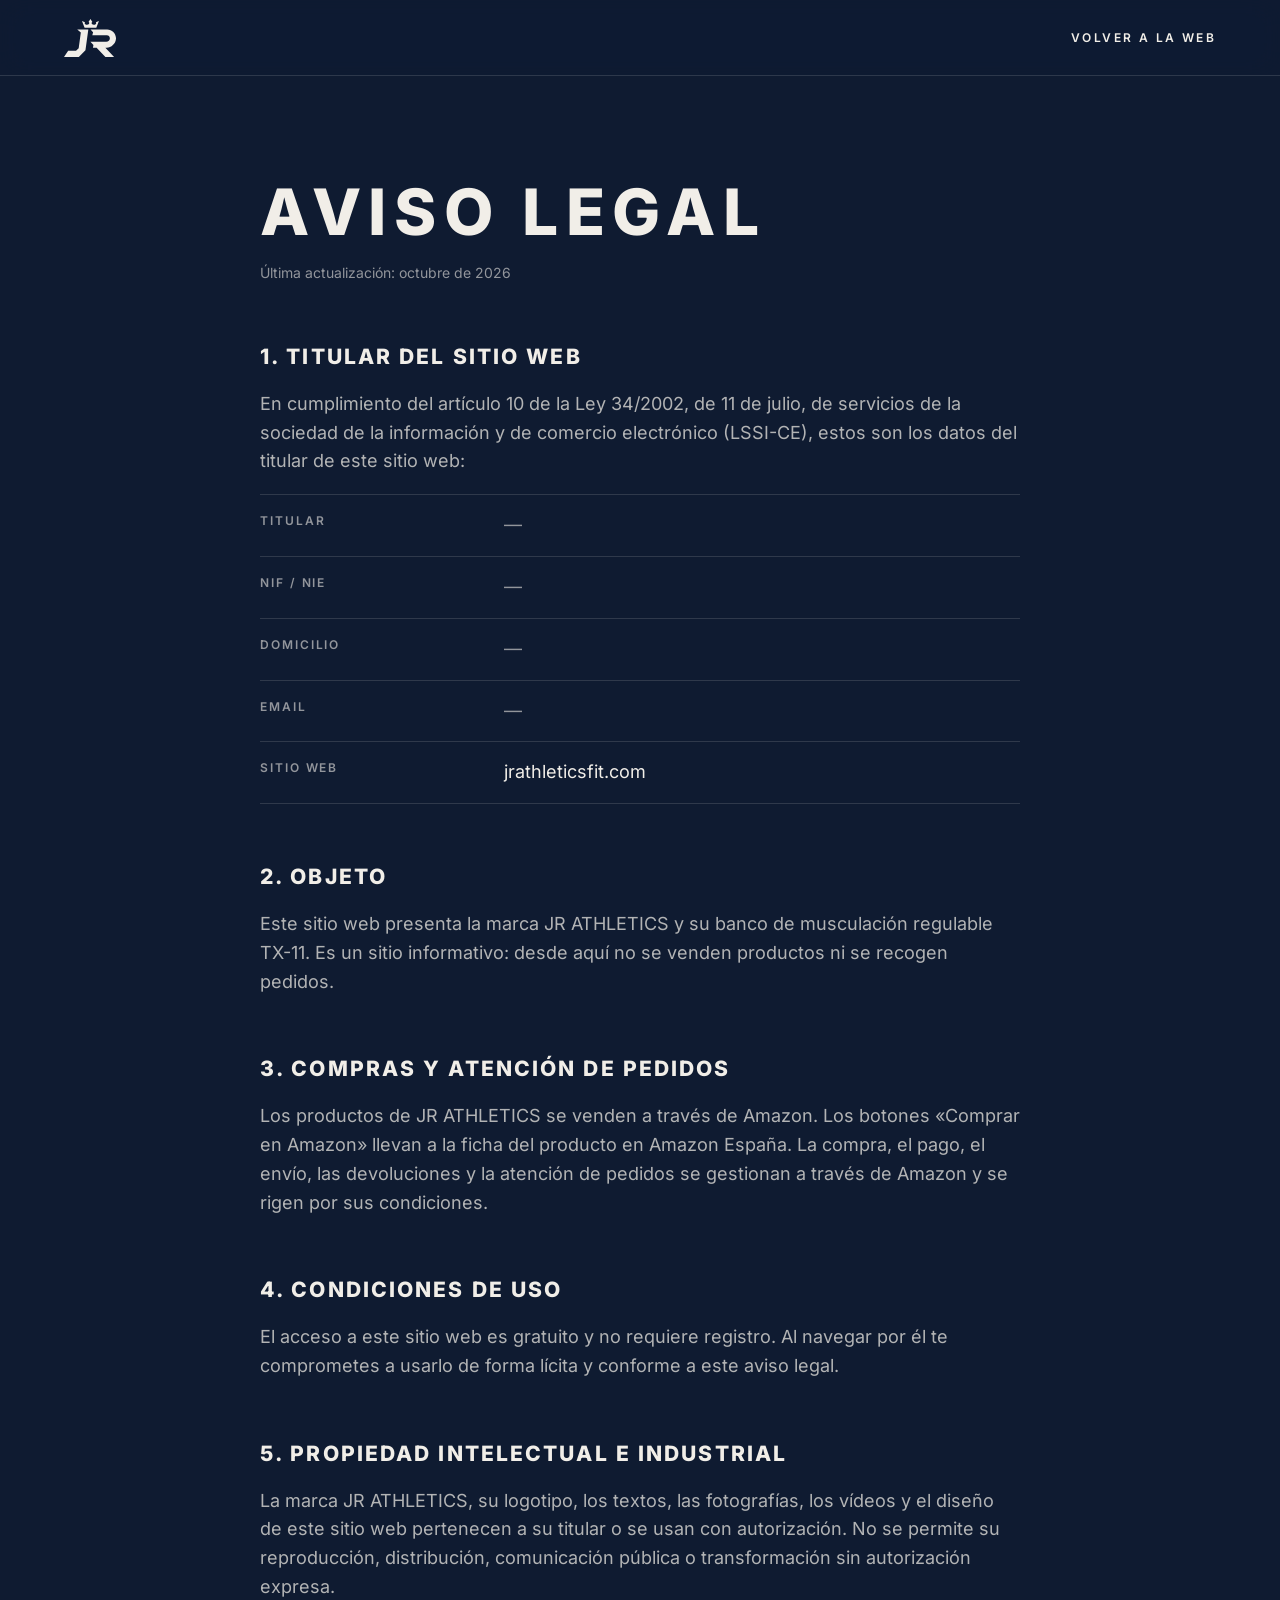
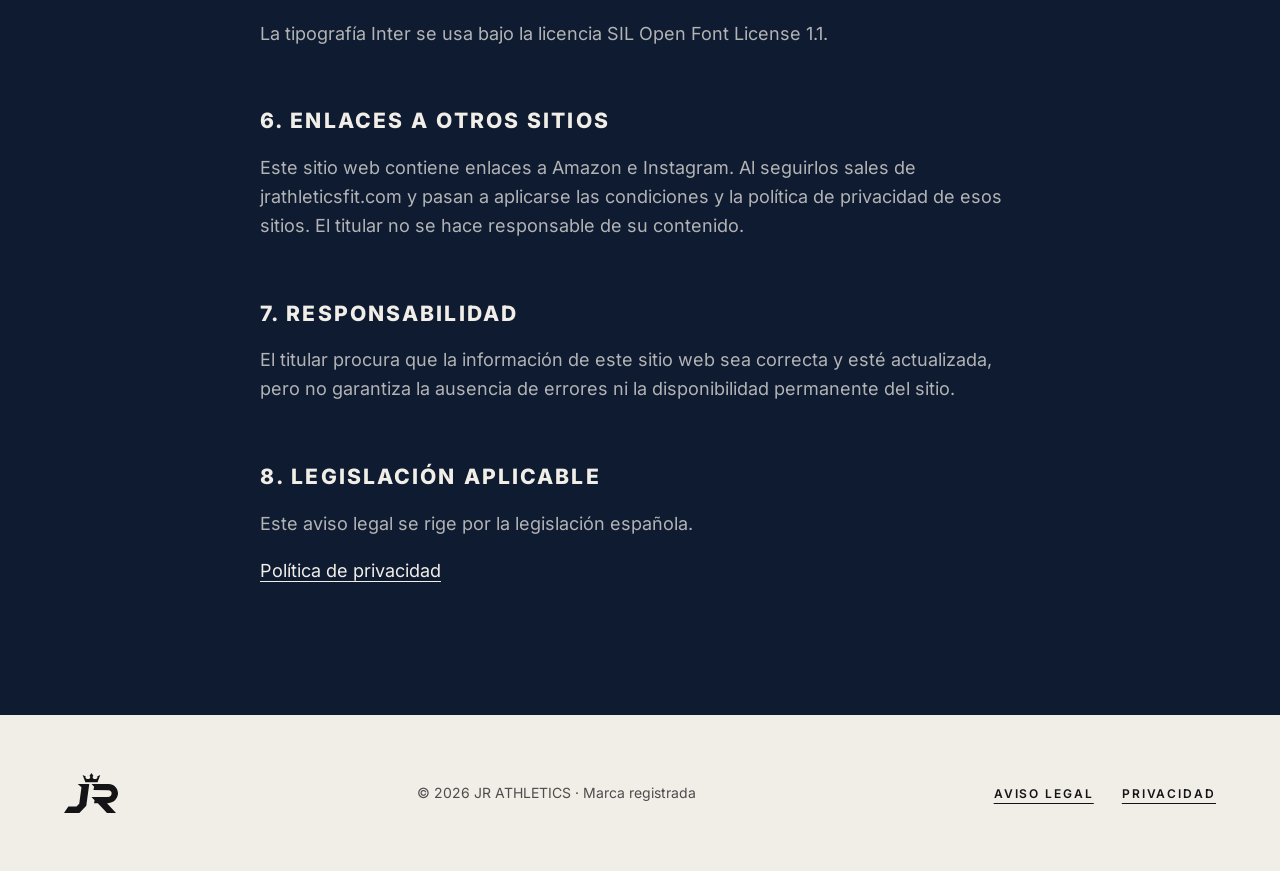
<file: aviso-legal.html>
<!doctype html>
<html lang="es">
<head>
<meta charset="utf-8">
<meta name="viewport" content="width=device-width, initial-scale=1, viewport-fit=cover">
<title>Aviso legal · JR ATHLETICS</title>
<meta name="description" content="Aviso legal del sitio web de JR ATHLETICS (jrathleticsfit.com).">
<meta name="theme-color" content="#0f1b31">
<link rel="canonical" href="https://jrathleticsfit.com/aviso-legal.html">
<link rel="icon" href="favicon.ico" sizes="any">
<link rel="icon" href="favicon.svg" type="image/svg+xml">
<link rel="apple-touch-icon" href="apple-touch-icon.png">
<link rel="stylesheet" href="styles.css">
<script src="main.js" defer></script>
</head>
<body class="page-simple">

<a class="skip-link" href="#contenido">Saltar al contenido</a>

<header class="site-header" data-header>
  <div class="container header-bar">
    <a class="header-logo" href="./" aria-label="JR ATHLETICS, ir a la página principal">
      <span class="logo logo--header">
        <img src="media/logo/jr-monograma-blanco.svg" alt="" width="52" height="38" decoding="async"
             onerror="this.parentNode.classList.add('no-img');this.remove()">
        <span class="logo-text">JR ATHLETICS</span>
      </span>
    </a>
    <a class="header-back" href="./">Volver a la web</a>
  </div>
</header>

<main id="contenido" class="legal">
  <div class="container">
    <h1>Aviso legal</h1>
    <p class="updated">Última actualización: octubre de 2026</p>

    <h2>1. Titular del sitio web</h2>
    <p>En cumplimiento del artículo 10 de la Ley 34/2002, de 11 de julio, de servicios de la sociedad de la información y de comercio electrónico (LSSI-CE), estos son los datos del titular de este sitio web:</p>
    <!-- PENDIENTE: rellenar los cuatro datos del titular. Mientras estén vacíos se ve una raya.
         Antes de publicar la web, estos datos tienen que estar completos. -->
    <dl>
      <div><dt>Titular</dt><dd><!-- PENDIENTE: nombre y apellidos o razón social --></dd></div>
      <div><dt>NIF / NIE</dt><dd><!-- PENDIENTE: NIF o NIE --></dd></div>
      <div><dt>Domicilio</dt><dd><!-- PENDIENTE: domicilio --></dd></div>
      <div><dt>Email</dt><dd><!-- PENDIENTE: email de contacto --></dd></div>
      <div><dt>Sitio web</dt><dd>jrathleticsfit.com</dd></div>
    </dl>
    <!-- PENDIENTE: si el titular es una sociedad, añadir aquí los datos de inscripción
         en el Registro Mercantil (registro, tomo, folio y hoja). -->

    <h2>2. Objeto</h2>
    <p>Este sitio web presenta la marca JR ATHLETICS y su banco de musculación regulable TX-11. Es un sitio informativo: desde aquí no se venden productos ni se recogen pedidos.</p>

    <h2>3. Compras y atención de pedidos</h2>
    <p>Los productos de JR ATHLETICS se venden a través de Amazon. Los botones «Comprar en Amazon» llevan a la ficha del producto en Amazon España. La compra, el pago, el envío, las devoluciones y la atención de pedidos se gestionan a través de Amazon y se rigen por sus condiciones.</p>

    <h2>4. Condiciones de uso</h2>
    <p>El acceso a este sitio web es gratuito y no requiere registro. Al navegar por él te comprometes a usarlo de forma lícita y conforme a este aviso legal.</p>

    <h2>5. Propiedad intelectual e industrial</h2>
    <p>La marca JR ATHLETICS, su logotipo, los textos, las fotografías, los vídeos y el diseño de este sitio web pertenecen a su titular o se usan con autorización. No se permite su reproducción, distribución, comunicación pública o transformación sin autorización expresa.</p>
    <p>La tipografía Inter se usa bajo la licencia SIL Open Font License 1.1.</p>

    <h2>6. Enlaces a otros sitios</h2>
    <p>Este sitio web contiene enlaces a Amazon e Instagram. Al seguirlos sales de jrathleticsfit.com y pasan a aplicarse las condiciones y la política de privacidad de esos sitios. El titular no se hace responsable de su contenido.</p>

    <h2>7. Responsabilidad</h2>
    <p>El titular procura que la información de este sitio web sea correcta y esté actualizada, pero no garantiza la ausencia de errores ni la disponibilidad permanente del sitio.</p>

    <h2>8. Legislación aplicable</h2>
    <p>Este aviso legal se rige por la legislación española.</p>

    <p><a href="privacidad.html">Política de privacidad</a></p>
  </div>
</main>

<footer class="site-footer" data-footer>
  <div class="container footer-inner">
    <span class="logo logo--footer">
      <img src="media/logo/jr-monograma-negro.svg" alt="" width="54" height="40" loading="lazy" decoding="async"
           onerror="this.parentNode.classList.add('no-img');this.remove()">
      <span class="logo-text">JR ATHLETICS</span>
    </span>
    <p class="footer-legal">© <span data-year>2026</span> JR ATHLETICS · Marca registrada</p>
    <ul class="footer-links" role="list">
      <li><a href="aviso-legal.html" aria-current="page">Aviso legal</a></li>
      <li><a href="privacidad.html">Privacidad</a></li>
    </ul>
  </div>
</footer>

</body>
</html>
</file>
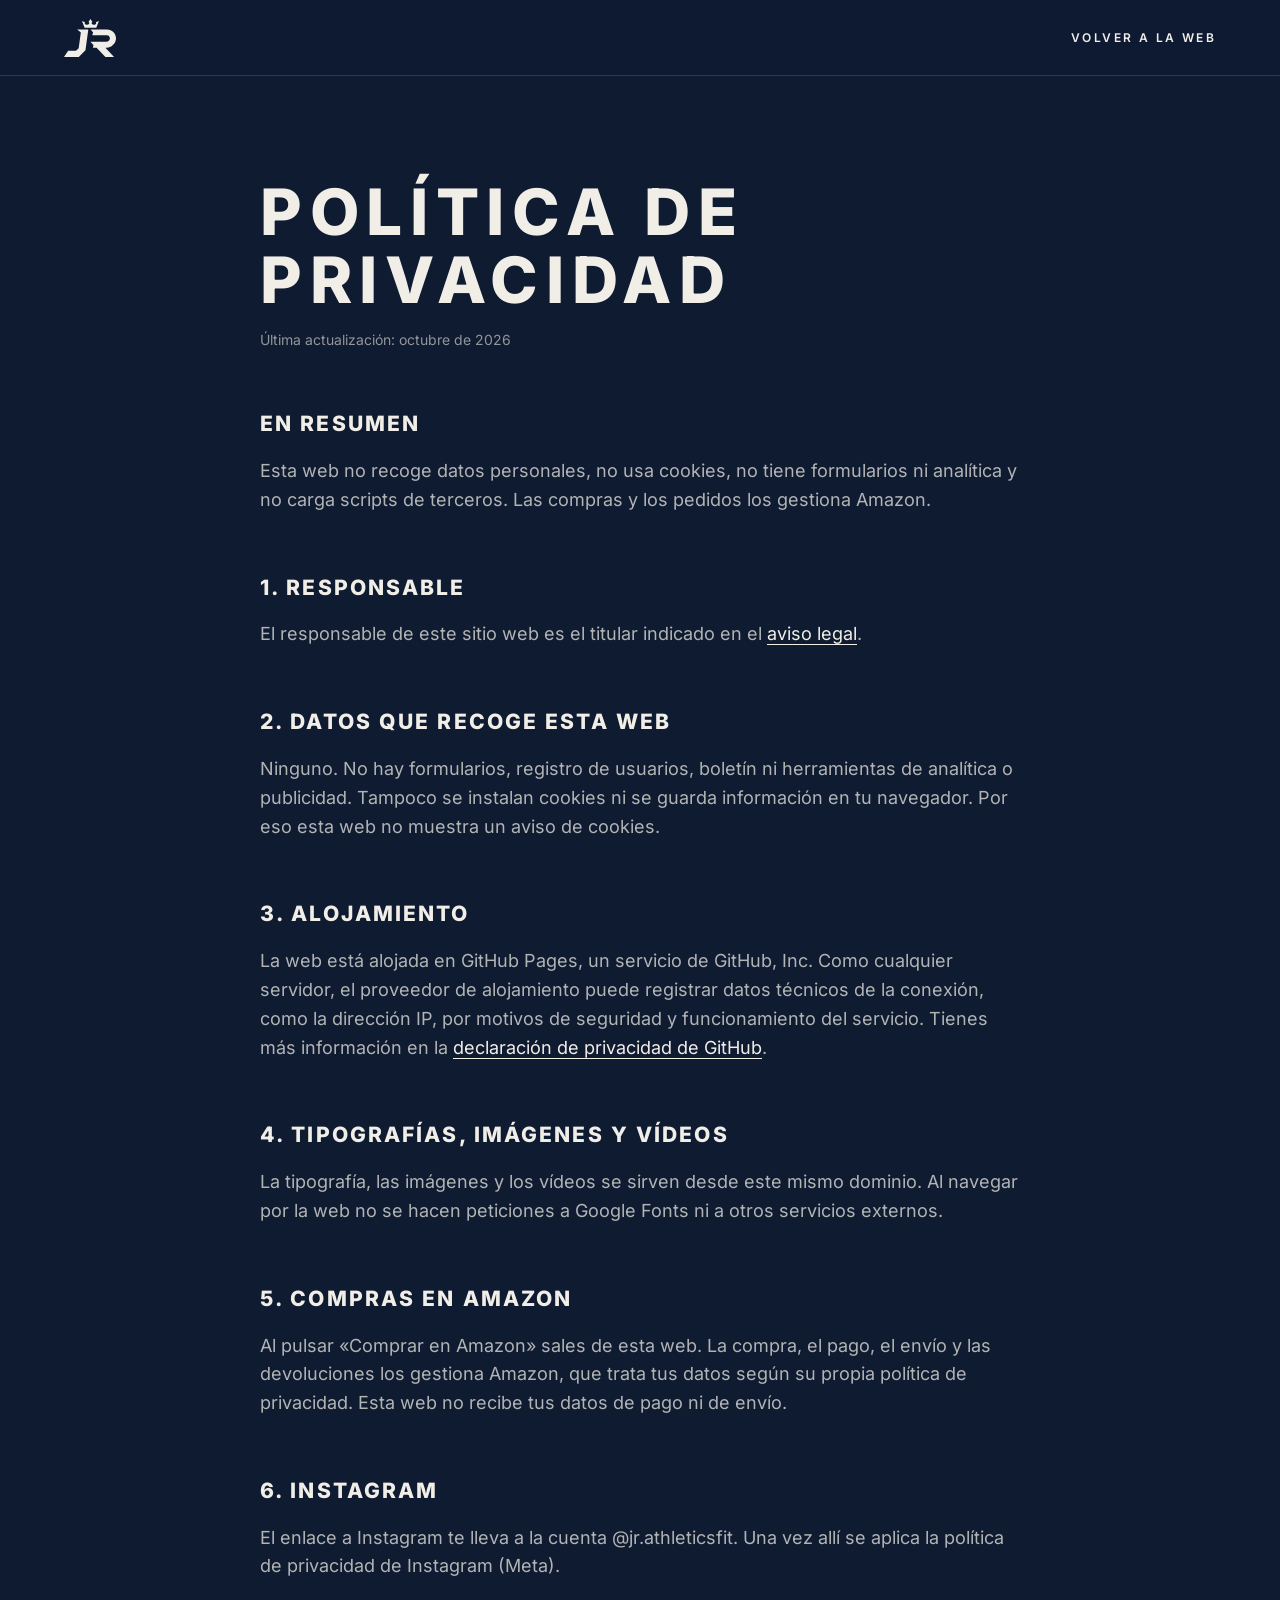
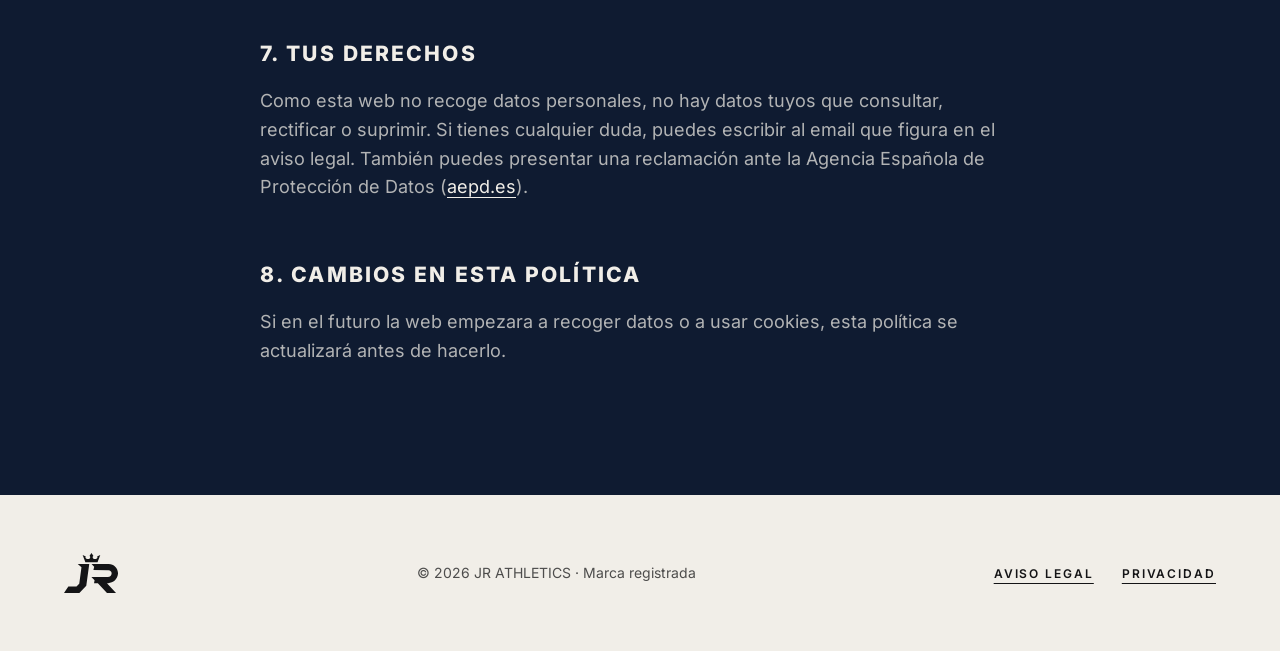
<file: privacidad.html>
<!doctype html>
<html lang="es">
<head>
<meta charset="utf-8">
<meta name="viewport" content="width=device-width, initial-scale=1, viewport-fit=cover">
<title>Privacidad · JR ATHLETICS</title>
<meta name="description" content="Política de privacidad de jrathleticsfit.com: la web no recoge datos personales ni usa cookies.">
<meta name="theme-color" content="#0f1b31">
<link rel="canonical" href="https://jrathleticsfit.com/privacidad.html">
<link rel="icon" href="favicon.ico" sizes="any">
<link rel="icon" href="favicon.svg" type="image/svg+xml">
<link rel="apple-touch-icon" href="apple-touch-icon.png">
<link rel="stylesheet" href="styles.css">
<script src="main.js" defer></script>
</head>
<body class="page-simple">

<a class="skip-link" href="#contenido">Saltar al contenido</a>

<header class="site-header" data-header>
  <div class="container header-bar">
    <a class="header-logo" href="./" aria-label="JR ATHLETICS, ir a la página principal">
      <span class="logo logo--header">
        <img src="media/logo/jr-monograma-blanco.svg" alt="" width="52" height="38" decoding="async"
             onerror="this.parentNode.classList.add('no-img');this.remove()">
        <span class="logo-text">JR ATHLETICS</span>
      </span>
    </a>
    <a class="header-back" href="./">Volver a la web</a>
  </div>
</header>

<main id="contenido" class="legal">
  <div class="container">
    <h1>Política de privacidad</h1>
    <p class="updated">Última actualización: octubre de 2026</p>

    <h2>En resumen</h2>
    <p>Esta web no recoge datos personales, no usa cookies, no tiene formularios ni analítica y no carga scripts de terceros. Las compras y los pedidos los gestiona Amazon.</p>

    <h2>1. Responsable</h2>
    <p>El responsable de este sitio web es el titular indicado en el <a href="aviso-legal.html">aviso legal</a>.</p>

    <h2>2. Datos que recoge esta web</h2>
    <p>Ninguno. No hay formularios, registro de usuarios, boletín ni herramientas de analítica o publicidad. Tampoco se instalan cookies ni se guarda información en tu navegador. Por eso esta web no muestra un aviso de cookies.</p>

    <h2>3. Alojamiento</h2>
    <p>La web está alojada en GitHub Pages, un servicio de GitHub, Inc. Como cualquier servidor, el proveedor de alojamiento puede registrar datos técnicos de la conexión, como la dirección IP, por motivos de seguridad y funcionamiento del servicio. Tienes más información en la <a href="https://docs.github.com/es/site-policy/privacy-policies/github-general-privacy-statement" rel="noopener">declaración de privacidad de GitHub</a>.</p>

    <h2>4. Tipografías, imágenes y vídeos</h2>
    <p>La tipografía, las imágenes y los vídeos se sirven desde este mismo dominio. Al navegar por la web no se hacen peticiones a Google Fonts ni a otros servicios externos.</p>

    <h2>5. Compras en Amazon</h2>
    <p>Al pulsar «Comprar en Amazon» sales de esta web. La compra, el pago, el envío y las devoluciones los gestiona Amazon, que trata tus datos según su propia política de privacidad. Esta web no recibe tus datos de pago ni de envío.</p>

    <h2>6. Instagram</h2>
    <p>El enlace a Instagram te lleva a la cuenta @jr.athleticsfit. Una vez allí se aplica la política de privacidad de Instagram (Meta).</p>

    <!-- Si se activa el vídeo de YouTube (DATOS.multimedia.videoYouTube en main.js), descomenta este bloque:
    <h2>Vídeo de YouTube</h2>
    <p>El vídeo del producto está alojado en YouTube. El reproductor, en modo de privacidad mejorada (youtube-nocookie.com), solo se carga cuando pulsas «Ver vídeo»; antes no se envía ningún dato a YouTube. A partir de ese momento se aplica la política de privacidad de Google.</p>
    -->

    <h2>7. Tus derechos</h2>
    <p>Como esta web no recoge datos personales, no hay datos tuyos que consultar, rectificar o suprimir. Si tienes cualquier duda, puedes escribir al email que figura en el aviso legal. También puedes presentar una reclamación ante la Agencia Española de Protección de Datos (<a href="https://www.aepd.es" rel="noopener">aepd.es</a>).</p>

    <h2>8. Cambios en esta política</h2>
    <p>Si en el futuro la web empezara a recoger datos o a usar cookies, esta política se actualizará antes de hacerlo.</p>
  </div>
</main>

<footer class="site-footer" data-footer>
  <div class="container footer-inner">
    <span class="logo logo--footer">
      <img src="media/logo/jr-monograma-negro.svg" alt="" width="54" height="40" loading="lazy" decoding="async"
           onerror="this.parentNode.classList.add('no-img');this.remove()">
      <span class="logo-text">JR ATHLETICS</span>
    </span>
    <p class="footer-legal">© <span data-year>2026</span> JR ATHLETICS · Marca registrada</p>
    <ul class="footer-links" role="list">
      <li><a href="aviso-legal.html">Aviso legal</a></li>
      <li><a href="privacidad.html" aria-current="page">Privacidad</a></li>
    </ul>
  </div>
</footer>

</body>
</html>
</file>
<file: styles.css>
/* =========================================================================
   JR ATHLETICS · jrathleticsfit.com
   Hoja de estilos única. Sin frameworks, sin compilación.

   Índice
   1. Tipografía (Inter alojada en /fonts)
   2. Variables de marca
   3. Base
   4. Utilidades y rejilla (4 columnas en móvil, 12 en escritorio)
   5. Botones y enlaces
   6. Logo (con respaldo en texto)
   7. Cabecera y menú
   8. Secciones (portada → pie)
   9. Barra de compra en móvil
   10. Páginas legales y 404
   11. Animaciones y movimiento reducido
   ========================================================================= */


/* 1. TIPOGRAFÍA ------------------------------------------------------------ */

@font-face { font-family: "Inter"; font-style: normal; font-weight: 400; font-display: swap; src: url("fonts/inter-400.woff2") format("woff2"); }
@font-face { font-family: "Inter"; font-style: normal; font-weight: 500; font-display: swap; src: url("fonts/inter-500.woff2") format("woff2"); }
@font-face { font-family: "Inter"; font-style: normal; font-weight: 600; font-display: swap; src: url("fonts/inter-600.woff2") format("woff2"); }
@font-face { font-family: "Inter"; font-style: normal; font-weight: 700; font-display: swap; src: url("fonts/inter-700.woff2") format("woff2"); }
@font-face { font-family: "Inter"; font-style: normal; font-weight: 800; font-display: swap; src: url("fonts/inter-800.woff2") format("woff2"); }

/* Fuente de respaldo ajustada a las medidas de Inter: evita que el texto
   "salte" cuando termina de cargar la tipografía. */
@font-face {
  font-family: "Inter Fallback";
  src: local("Arial"), local("ArialMT"), local("Liberation Sans"), local("Helvetica Neue"), local("Helvetica"), local("Roboto");
  size-adjust: 107%;
  ascent-override: 90.5%;
  descent-override: 22.5%;
  line-gap-override: 0%;
}


/* 2. VARIABLES DE MARCA ---------------------------------------------------- */

:root {
  /* Colores de marca */
  --bg: #0f1b31;            /* azul noche: color base (≈60 %), el azul marino de marca en muy oscuro */
  --bg-rgb: 15, 27, 49;     /* el mismo azul noche en números, para velos y cabecera semitransparentes */
  --bg-raise: #16243d;      /* fondo de huecos de imagen mientras cargan */
  --cream: #f1eee8;         /* texto */
  --navy: #1c3560;          /* azul marino: color secundario (≈30 %): secciones alternas, pack y cuñas */
  /* Color de acento LLAMATIVO (≈10 %): solo para lo clave (botones de compra, vídeos,
     palabras clave) y pequeños detalles. Para cambiarlo, basta con estas dos líneas. */
  --accent: #d7ff1e;        /* verde lima */
  --accent-hover: #e4ff63;
  --wedge-grey: #313237;    /* cuña gris oscuro */
  --ink: #141416;           /* texto oscuro sobre crema o sobre el acento */

  --cream-2: rgba(241, 238, 232, 0.72);   /* texto secundario */
  --cream-3: rgba(241, 238, 232, 0.58);   /* texto terciario */
  --line: rgba(241, 238, 232, 0.14);      /* líneas finas */

  /* Proporción del logo oficial completo (ancho / alto del SVG) */
  --logo-ratio: 1805 / 1590;

  /* Tipografía */
  --font: "Inter", "Inter Fallback", system-ui, -apple-system, "Segoe UI", Roboto, sans-serif;
  --fs-body: clamp(1rem, 0.95rem + 0.25vw, 1.125rem);               /* 16 → 18 px */
  --fs-lead: clamp(1.125rem, 1rem + 0.5vw, 1.375rem);
  --fs-h2: clamp(2rem, 0.9rem + 5.2vw, 7.5rem);                     /* hasta 120 px */
  --fs-h3: clamp(1.5rem, 1.05rem + 1.6vw, 2.5rem);
  --fs-label: 0.75rem;
  --track-head: 0.12em;
  --track-label: 0.22em;

  /* Espaciado y rejilla */
  --gutter: 20px;
  --gap: 16px;
  --max: 1312px;
  --section-y: clamp(72px, 40px + 5.6vw, 136px);
  --header-h: 64px;

  /* Movimiento */
  --ease: cubic-bezier(0.22, 1, 0.36, 1);
  --reveal-time: 800ms;
}

@media (min-width: 768px) {
  :root { --gutter: 32px; --gap: 20px; }
}
@media (min-width: 1024px) {
  :root { --gutter: 48px; --gap: 24px; --header-h: 76px; }
}
@media (min-width: 1280px) {
  :root { --gutter: 64px; }
}


/* 3. BASE ------------------------------------------------------------------ */

*, *::before, *::after { box-sizing: border-box; }

html {
  -webkit-text-size-adjust: 100%;
  text-size-adjust: 100%;
  scroll-padding-top: var(--header-h);
  background: var(--bg);
}

body {
  margin: 0;
  min-height: 100vh;
  background: var(--bg);
  color: var(--cream);
  font-family: var(--font);
  font-size: var(--fs-body);
  font-weight: 400;
  line-height: 1.6;
  -webkit-font-smoothing: antialiased;
  -moz-osx-font-smoothing: grayscale;
  text-rendering: optimizeLegibility;
}

img, video, svg { display: block; max-width: 100%; }
img, video { height: auto; }
figure { margin: 0; }
p { margin: 0 0 1em; }
h1, h2, h3 { margin: 0; font-weight: 800; }
ul, ol { margin: 0; padding: 0; }
button { font: inherit; color: inherit; }
a { color: inherit; }

[hidden] { display: none !important; }

::selection { background: var(--accent); color: var(--ink); }

:focus { outline: none; }
:focus-visible {
  outline: 2px solid var(--accent);
  outline-offset: 3px;
}


/* 4. UTILIDADES Y REJILLA -------------------------------------------------- */

.sr-only {
  position: absolute !important;
  width: 1px; height: 1px;
  padding: 0; margin: -1px;
  overflow: hidden;
  clip-path: inset(50%);
  white-space: nowrap;
  border: 0;
}

.skip-link {
  position: fixed;
  top: 12px; left: 12px;
  z-index: 200;
  padding: 14px 20px;
  background: var(--accent);
  color: var(--ink);
  font-weight: 600;
  font-size: 0.875rem;
  text-decoration: none;
  transform: translateY(-160%);
  transition: transform 0.2s var(--ease);
}
.skip-link:focus-visible { transform: none; }

.container {
  width: min(100% - 2 * var(--gutter), var(--max));
  margin-inline: auto;
}

.grid {
  display: grid;
  grid-template-columns: repeat(4, minmax(0, 1fr));
  column-gap: var(--gap);
}
@media (min-width: 1024px) {
  .grid { grid-template-columns: repeat(12, minmax(0, 1fr)); }
}

.section { padding-block: var(--section-y); }

.section-head { margin-bottom: clamp(40px, 5vw, 88px); }

.eyebrow {
  display: flex;
  align-items: center;
  gap: 0.9em;
  margin: 0 0 1.5rem;
  font-size: var(--fs-label);
  font-weight: 600;
  line-height: 1.2;
  letter-spacing: var(--track-label);
  text-transform: uppercase;
  color: var(--cream-2);
}
.eyebrow::before {
  content: "";
  flex: none;
  width: 28px;
  height: 1px;
  background: var(--accent);
}

.h2 {
  font-size: var(--fs-h2);
  font-weight: 800;
  line-height: 1.02;
  letter-spacing: var(--track-head);
  text-transform: uppercase;
  text-wrap: balance;
}
/* Titulares que comparten fila con otro bloque en escritorio (columna estrecha) */
@media (min-width: 1024px) {
  .h2--side { font-size: clamp(2.5rem, 0.6rem + 3.2vw, 4.25rem); }
}
/* Palabras muy largas en titulares: se reducen en pantallas estrechas para
   no provocar desplazamiento horizontal. */
.h-long { font-size: min(1em, 8vw); }

.h3 {
  font-size: var(--fs-h3);
  font-weight: 800;
  line-height: 1.1;
  letter-spacing: var(--track-head);
  text-transform: uppercase;
}

.num {
  font-size: var(--fs-label);
  font-weight: 600;
  letter-spacing: 0.16em;
  color: var(--cream-3);
  font-variant-numeric: tabular-nums;
}

.lead {
  font-size: var(--fs-lead);
  line-height: 1.5;
  max-width: 34ch;
}


/* 5. BOTONES Y ENLACES ----------------------------------------------------- */

.btn {
  display: inline-flex;
  align-items: center;
  justify-content: center;
  min-height: 52px;
  padding: 0 1.75rem;
  border: 1px solid transparent;
  border-radius: 2px;
  font-size: 0.8125rem;
  font-weight: 600;
  line-height: 1;
  letter-spacing: 0.16em;
  text-transform: uppercase;
  text-decoration: none;
  white-space: nowrap;
  cursor: pointer;
  transition: background-color 0.3s var(--ease), border-color 0.3s var(--ease), color 0.3s var(--ease);
}
.btn--accent { background: var(--accent); color: var(--ink); }
.btn--accent:hover { background: var(--accent-hover); }
.btn--ghost { border-color: rgba(241, 238, 232, 0.6); color: var(--cream); }
.btn--ghost:hover { border-color: var(--cream); background: rgba(241, 238, 232, 0.08); }
.btn--sm { padding: 0 1.25rem; }


/* 6. LOGO ------------------------------------------------------------------
   Logo oficial en vectorial (media/logo/). El texto JR ATHLETICS queda oculto a
   la vista pero disponible para lectores de pantalla. Si un SVG faltara, el
   atributo onerror añade la clase "no-img" y se muestra el texto (nunca un
   icono de imagen rota). */

.logo { position: relative; display: inline-flex; align-items: center; margin: 0; }
.logo > img { display: block; }
.logo-text {
  position: absolute;
  width: 1px; height: 1px;
  overflow: hidden;
  clip-path: inset(50%);
  white-space: nowrap;
  font-size: 1rem;
  font-weight: 800;
  text-transform: uppercase;
}
.logo.no-img .logo-text {
  position: static;
  width: auto; height: auto;
  overflow: visible;
  clip-path: none;
}

/* Cabecera y pie: monograma (corona + JR) */
.logo--header img { width: auto; height: 34px; }
.logo--footer img { width: auto; height: 40px; }
@media (min-width: 1024px) {
  .logo--header img { height: 38px; }
}
.logo--header .logo-text,
.logo--footer .logo-text {
  font-size: 0.875rem;
  letter-spacing: 0.26em;
}

/* Portada y contacto: logo completo en una caja de proporción fija (nada salta al cargar) */
.logo--hero,
.logo--contact {
  display: grid;
  place-items: center;
  aspect-ratio: var(--logo-ratio);
  container-type: inline-size;
}
.logo--hero { width: clamp(230px, 62vw, 460px); }
.logo--contact { width: clamp(150px, 40vw, 220px); }
.logo--hero > img,
.logo--contact > img { width: 100%; height: 100%; object-fit: contain; }

/* Respaldo en texto si faltara el SVG */
.logo--hero.no-img .logo-text,
.logo--contact.no-img .logo-text {
  display: flex;
  flex-direction: column;
  align-items: center;
  line-height: 1;
}
.no-img .logo-jr {
  font-size: clamp(101px, 26.7vw, 202px);
  font-weight: 800;
  line-height: 0.82;
  letter-spacing: -0.01em;
}
.no-img .logo-athletics {
  margin-top: clamp(14px, 3.5vw, 26px);
  margin-right: -0.52em;
  font-size: clamp(16px, 4.3vw, 32px);
  font-weight: 600;
  letter-spacing: 0.52em;
}
.logo--contact.no-img .logo-jr { font-size: clamp(69px, 15.6vw, 101px); }
.logo--contact.no-img .logo-athletics { font-size: clamp(11px, 2.5vw, 16px); margin-top: 12px; }
@supports (container-type: inline-size) {
  .logo--hero.no-img .logo-jr,
  .logo--contact.no-img .logo-jr { font-size: 46cqw; }
  .logo--hero.no-img .logo-athletics,
  .logo--contact.no-img .logo-athletics { font-size: 7.3cqw; margin-top: 6cqw; }
}


/* 7. CABECERA Y MENÚ ------------------------------------------------------- */

.site-header {
  position: fixed;
  inset: 0 0 auto 0;
  z-index: 100;
  height: var(--header-h);
  color: var(--cream);
}
/* Fondo sólido con desenfoque al hacer scroll (en un pseudoelemento para no
   romper el menú de pantalla completa, que es position: fixed). */
.site-header::before {
  content: "";
  position: absolute;
  inset: 0;
  background: rgba(var(--bg-rgb), 0.76);
  -webkit-backdrop-filter: blur(16px) saturate(1.3);
  backdrop-filter: blur(16px) saturate(1.3);
  border-bottom: 1px solid var(--line);
  opacity: 0;
  transition: opacity 0.4s var(--ease);
}
.site-header.is-solid::before { opacity: 1; }

.header-bar {
  position: relative;
  height: 100%;
  display: flex;
  align-items: center;
  justify-content: space-between;
}

.header-logo {
  position: relative;
  z-index: 2;
  display: inline-flex;
  align-items: center;
  min-height: 48px;
  text-decoration: none;
}

.menu-toggle {
  position: relative;
  z-index: 2;
  display: inline-grid;
  place-items: center;
  width: 48px;
  height: 48px;
  margin-right: -12px;
  padding: 0;
  background: none;
  border: 0;
  cursor: pointer;
}
.menu-toggle-bars,
.menu-toggle-bars::before {
  display: block;
  width: 24px;
  height: 1.5px;
  background: currentColor;
  transition: transform 0.35s var(--ease);
}
.menu-toggle-bars { position: relative; transform: translateY(-4px); }
.menu-toggle-bars::before { content: ""; position: absolute; left: 0; top: 8px; }
.menu-toggle[aria-expanded="true"] .menu-toggle-bars { transform: translateY(0) rotate(45deg); }
.menu-toggle[aria-expanded="true"] .menu-toggle-bars::before { transform: translateY(-8px) rotate(-90deg); }

/* Menú móvil: pantalla completa, tipografía grande */
.site-nav {
  position: fixed;
  inset: 0;
  z-index: 1;
  display: flex;
  flex-direction: column;
  justify-content: space-between;
  gap: 40px;
  padding: calc(var(--header-h) + 24px) var(--gutter) calc(32px + env(safe-area-inset-bottom));
  background: var(--bg);
  overflow-y: auto;
  opacity: 0;
  visibility: hidden;
  transition: opacity 0.35s var(--ease), visibility 0s linear 0.35s;
}
.menu-open .site-nav {
  opacity: 1;
  visibility: visible;
  transition: opacity 0.35s var(--ease), visibility 0s;
}
.menu-open { overflow: hidden; }

.nav-list { list-style: none; border-top: 1px solid var(--line); }
.nav-list li { border-bottom: 1px solid var(--line); }
.nav-list a {
  display: flex;
  align-items: center;
  min-height: 64px;
  font-size: clamp(1.75rem, 8vw, 3rem);
  font-weight: 800;
  letter-spacing: 0.1em;
  line-height: 1.1;
  text-transform: uppercase;
  text-decoration: none;
  transition: color 0.25s var(--ease);
}
.nav-list a:hover { color: var(--accent); }

.nav-extra { display: flex; flex-direction: column; gap: 24px; align-items: stretch; }
.nav-motto {
  margin: 0;
  font-size: 0.6875rem;
  font-weight: 600;
  letter-spacing: 0.24em;
  text-transform: uppercase;
  color: var(--cream-2);
  text-align: center;
}
.nav-motto span { color: var(--accent); margin-inline: 0.5em; }

@media (min-width: 1024px) {
  .menu-toggle { display: none; }
  .site-nav {
    position: static;
    display: block;
    padding: 0;
    background: none;
    overflow: visible;
    opacity: 1;
    visibility: visible;
    transition: none;
  }
  .nav-list { display: flex; gap: clamp(24px, 2.6vw, 44px); border: 0; }
  .nav-list li { border: 0; }
  .nav-list a {
    position: relative;
    min-height: 48px;
    font-size: 0.75rem;
    font-weight: 600;
    letter-spacing: 0.2em;
  }
  .nav-list a::after {
    content: "";
    position: absolute;
    left: 0; right: 0.2em; bottom: 12px;
    height: 1px;
    background: var(--accent);
    transform: scaleX(0);
    transform-origin: left;
    transition: transform 0.35s var(--ease);
  }
  .nav-list a:hover { color: var(--cream); }
  .nav-list a:hover::after { transform: scaleX(1); }
  .nav-extra { display: none; }
}

/* Botón "Comprar en Amazon" siempre visible en la cabecera (tableta y ordenador).
   En el móvil no se muestra: allí ya está la barra de compra de abajo. */
.header-buy { display: none; }
@media (min-width: 768px) {
  .header-buy {
    display: inline-flex;
    order: 2;
    min-height: 40px;
    margin: 0 12px 0 auto;
    padding: 0 1.1rem;
    font-size: 0.6875rem;
  }
  .menu-toggle { order: 3; }
  /* Con el menú abierto se esconde: el menú ya lleva su propio botón de compra */
  .menu-open .header-buy { visibility: hidden; }
}
@media (min-width: 1024px) {
  .site-nav { margin-left: auto; }
  .header-buy { margin: 0 0 0 clamp(24px, 2.6vw, 44px); }
}


/* 8. SECCIONES ------------------------------------------------------------- */

/* --- Regla de color 60–30–10 ---
   60 % azul noche (--bg) en casi todas las secciones, 30 % azul marino en las
   secciones alternas (Detalles, El pack, Especificaciones y Preguntas) y 10 % color
   verde lima (--accent) solo en lo clave: botones de compra, vídeos y palabras clave. */
.details, .specs, .faq { background: var(--navy); }
.details .eyebrow, .specs .eyebrow, .faq .eyebrow { color: rgba(241, 238, 232, 0.8); }
.details .detail figcaption { color: rgba(241, 238, 232, 0.8); }
/* Palabra clave en el color de acento (una por titular, como mucho) */
.hl { color: var(--accent); }

/* Botones de los vídeos: círculo relleno con el color de acento */
.hero-play svg circle,
.play svg circle { fill: var(--accent); stroke: var(--accent); }
.hero-play svg path,
.play svg path { fill: var(--ink); }

/* Flecha ↗ en los botones de compra: se abre Amazon en otra pestaña */
.btn[data-amazon]::after {
  content: "";
  flex: none;
  width: 11px;
  height: 11px;
  margin-left: 10px;
  background: currentColor;
  -webkit-mask: url("data:image/svg+xml,%3Csvg xmlns='http://www.w3.org/2000/svg' viewBox='0 0 12 12'%3E%3Cpath d='M2 10 10 2M3.5 2H10v6.5' fill='none' stroke='%23000' stroke-width='1.6'/%3E%3C/svg%3E") center / contain no-repeat;
  mask: url("data:image/svg+xml,%3Csvg xmlns='http://www.w3.org/2000/svg' viewBox='0 0 12 12'%3E%3Cpath d='M2 10 10 2M3.5 2H10v6.5' fill='none' stroke='%23000' stroke-width='1.6'/%3E%3C/svg%3E") center / contain no-repeat;
}

/* --- Cuñas de marca (solo portada y llamada final) --- */
.wedge {
  position: absolute;
  z-index: -1;
  pointer-events: none;
}
.wedge--navy {
  top: 0; right: 0;
  width: clamp(150px, 42vw, 600px);
  height: clamp(84px, 21vw, 300px);
  background: var(--navy);
  clip-path: polygon(0 0, 100% 0, 100% 100%);
}
.wedge--grey {
  bottom: 0; left: 0;
  width: clamp(110px, 28vw, 440px);
  height: clamp(64px, 15vw, 240px);
  background: var(--wedge-grey);
  clip-path: polygon(0 0, 100% 100%, 0 100%);
}

/* --- 1. Portada --- */
.hero {
  position: relative;
  isolation: isolate;
  overflow: hidden;
  display: grid;
  place-items: center;
  min-height: 100vh;
  min-height: 100svh;
  padding: calc(var(--header-h) + 24px) var(--gutter) 104px;
  text-align: center;
}
.hero-media { position: absolute; inset: 0; z-index: -3; background: var(--bg); }
.hero-media img,
.hero-video {
  position: absolute;
  inset: 0;
  width: 100%;
  height: 100%;
  object-fit: cover;
  object-position: 50% 50%;
}
/* Portada: portada-vertical.jpg (1024 x 1536), el TX-11 entero con el logo JR del
   respaldo a la vista. El banco ocupa de 25 % a 80 % de la altura de la foto y el logo del
   respaldo está a 29 %. Para que el texto no lo tape nunca:
   - Pantallas verticales: la foto va arriba, a todo el ancho y en su proporción (alto
     150vw, subida un 4 % para recortar pared), y el logo grande, el lema y los botones
     van abajo, sobre el suelo y el fondo oscuro.
   - Pantallas apaisadas: la foto ocupa el 56 % derecho y el texto, el 44 % izquierdo.
   Si cambias la foto de portada, revisa estos números. */
.hero {
  align-content: end;
  padding-bottom: clamp(56px, 10vh, 104px);
}
.hero-media .hero-poster,
.hero-media .hero-video {
  inset: -4vw 0 auto 0;
  height: min(100%, 150vw);
  object-position: 50% 40%;
  -webkit-mask-image: linear-gradient(180deg, #000 72%, rgba(0, 0, 0, 0) 100%);
  mask-image: linear-gradient(180deg, #000 72%, rgba(0, 0, 0, 0) 100%);
}
.hero .logo--hero { width: clamp(170px, 44vw, 300px); }
/* Tabletas en vertical: la foto ocupa los dos tercios de arriba para que el banco no quede
   debajo del texto */
@media (max-aspect-ratio: 1/1) and (min-width: 600px) {
  .hero-media .hero-poster,
  .hero-media .hero-video { height: 66vh; object-position: 50% 52%; }
}
/* Móviles bajos (tipo iPhone SE): sin la línea de "baja" para que no toque los botones */
@media (max-aspect-ratio: 1/1) and (max-height: 700px) {
  .hero .scroll-cue { display: none; }
}
@media (min-aspect-ratio: 1/1) {
  .hero {
    grid-template-columns: minmax(0, 44fr) minmax(0, 56fr);
    align-content: center;
    padding: calc(var(--header-h) + 24px) var(--gutter) clamp(56px, 10vh, 104px);
  }
  .hero-content { grid-column: 1; justify-self: center; }
  .hero-media .hero-poster {
    inset: 0 0 0 auto;
    width: 56%;
    height: 100%;
    object-position: 50% 52%;
    -webkit-mask-image: linear-gradient(90deg, rgba(0, 0, 0, 0) 0%, #000 26%);
    mask-image: linear-gradient(90deg, rgba(0, 0, 0, 0) 0%, #000 26%);
  }
  /* El vídeo (16:9) ocupa toda la portada; el lado del texto se oscurece con .hero-veil::after */
  .hero-media .hero-video {
    inset: 0;
    width: 100%;
    height: 100%;
    object-position: 50% 50%;
    -webkit-mask-image: none;
    mask-image: none;
  }
  .hero .logo--hero { width: clamp(150px, min(30vw, 46vh), 440px); }
  .hero-actions { flex-wrap: wrap; justify-content: center; }
  .hero .scroll-cue { left: 22%; }
}
/* Móvil en horizontal (poca altura): más sitio para el texto y logo más pequeño */
@media (min-aspect-ratio: 1/1) and (max-height: 599px) {
  .hero {
    grid-template-columns: minmax(0, 56fr) minmax(0, 44fr);
    padding-top: calc(var(--header-h) + 4px);
    padding-bottom: 16px;
  }
  .hero-media .hero-poster { width: 44%; }
  .hero .logo--hero { width: clamp(110px, 34vh, 200px); }
  .hero .hero-content { gap: 12px; }
  .hero .motto { letter-spacing: 0.16em; }
  .hero .hero-actions { flex-wrap: nowrap; margin-top: 0; }
  .hero .scroll-cue { display: none; }
}
@media (min-aspect-ratio: 1/1) and (max-height: 599px) and (max-width: 740px) {
  .hero .logo--hero { width: clamp(100px, 28vh, 160px); }
  .hero .hero-actions { flex-direction: column; width: min(100%, 280px); gap: 8px; }
  .hero .hero-actions .btn { min-height: 42px; }
}
.hero-video { opacity: 0; transition: opacity 1.2s var(--ease); }
.hero-video.is-playing { opacity: 1; }
/* Velo: oscurece arriba (cabecera) y abajo (texto) y deja limpio el banco */
.hero-veil {
  position: absolute;
  inset: 0;
  z-index: -2;
  background: linear-gradient(180deg, rgba(var(--bg-rgb), 0.5) 0%, rgba(var(--bg-rgb), 0) 13%, rgba(var(--bg-rgb), 0) 38%, rgba(var(--bg-rgb), 0.72) 58%, rgba(var(--bg-rgb), 0.94) 100%);
}
@media (min-aspect-ratio: 1/1) {
  .hero-veil {
    background:
      linear-gradient(180deg, rgba(var(--bg-rgb), 0.45) 0%, rgba(var(--bg-rgb), 0) 18%, rgba(var(--bg-rgb), 0) 80%, rgba(var(--bg-rgb), 0.55) 100%);
  }
  /* Con el vídeo a toda la portada: el lado del texto (izquierda) se oscurece para leerlo bien */
  .hero-veil::after {
    content: "";
    position: absolute;
    inset: 0;
    background: linear-gradient(90deg, rgba(var(--bg-rgb), 0.9) 0%, rgba(var(--bg-rgb), 0.74) 30%, rgba(var(--bg-rgb), 0.3) 52%, rgba(var(--bg-rgb), 0) 70%);
    opacity: 0;
    transition: opacity 1.2s var(--ease);
  }
  .hero.has-video .hero-veil::after { opacity: 1; }
}
@media (min-aspect-ratio: 1/1) and (max-height: 599px) {
  .hero-veil::after {
    background: linear-gradient(90deg, rgba(var(--bg-rgb), 0.9) 0%, rgba(var(--bg-rgb), 0.78) 45%, rgba(var(--bg-rgb), 0.3) 66%, rgba(var(--bg-rgb), 0) 82%);
  }
}

/* Botón "Ver el vídeo" (abre el vídeo del banco entero y con sonido) */
.hero-play {
  display: inline-flex;
  align-items: center;
  gap: 12px;
  padding: 6px 10px 6px 6px;
  background: none;
  border: 0;
  color: var(--cream);
  cursor: pointer;
  font-size: var(--fs-label);
  font-weight: 600;
  letter-spacing: var(--track-label);
  text-transform: uppercase;
  transition: color 0.3s var(--ease);
  animation: fade-up 900ms var(--ease) 500ms both;
}
.hero-play svg { width: 40px; height: 40px; transition: transform 0.3s var(--ease); }
.hero-play:hover,
.hero-play:focus-visible { color: var(--accent); }
.hero-play:hover svg { transform: scale(1.06); }
@media (min-aspect-ratio: 1/1) and (max-height: 599px) {
  .hero-play { padding-block: 0; }
  .hero-play svg { width: 32px; height: 32px; }
}

.hero-content {
  display: flex;
  flex-direction: column;
  align-items: center;
  gap: clamp(18px, 3vh, 40px);
}
.hero .logo--hero { animation: logo-in 900ms var(--ease) both; }

.motto {
  margin: 0;
  font-size: clamp(0.6875rem, 0.62rem + 0.3vw, 0.875rem);
  font-weight: 600;
  letter-spacing: 0.2em;
  line-height: 1.4;
  text-transform: uppercase;
  animation: fade-up 900ms var(--ease) 200ms both;
}
.motto-sep { color: var(--accent); margin-inline: 0.7em; }
@media (min-width: 480px) {
  .motto { letter-spacing: 0.28em; }
  .motto-sep { margin-inline: 1em; }
}

.hero-actions {
  display: flex;
  flex-direction: column;
  gap: 12px;
  width: min(100%, 320px);
  margin-top: 8px;
  animation: fade-up 900ms var(--ease) 350ms both;
}
@media (min-width: 600px) {
  .hero-actions { flex-direction: row; width: auto; }
}

.scroll-cue {
  position: absolute;
  left: 50%;
  bottom: calc(24px + env(safe-area-inset-bottom));
  width: 1px;
  height: 56px;
  background: rgba(241, 238, 232, 0.24);
  overflow: hidden;
}
.scroll-cue span {
  position: absolute;
  left: 0; top: 0;
  width: 1px;
  height: 18px;
  background: var(--accent);
  animation: cue 2.4s var(--ease) infinite;
}

/* --- 2. Manifiesto --- */
.manifesto { text-align: center; }
.manifesto-words {
  display: flex;
  flex-direction: column;
  align-items: center;
  font-size: min(11vw, 10rem);
  font-weight: 800;
  line-height: 0.98;
  letter-spacing: var(--track-head);
  text-transform: uppercase;
}
.manifesto-words span { display: block; margin-right: calc(-1 * var(--track-head)); }
.manifesto-words span + span { margin-top: 0.08em; }
.descriptor {
  margin: clamp(40px, 6vw, 72px) auto 0;
  max-width: 30ch;
  font-size: clamp(0.75rem, 0.7rem + 0.25vw, 0.875rem);
  font-weight: 600;
  letter-spacing: 0.3em;
  line-height: 1.7;
  text-transform: uppercase;
  color: var(--cream-2);
}

/* --- 3. TX-11 --- */
.tx11-media { display: grid; grid-template-columns: minmax(0, 1fr); background: var(--bg); }
.tx11-shot { overflow: hidden; background: var(--bg-raise); }
.tx11-shot img {
  width: 100%;
  aspect-ratio: 4 / 5;
  object-fit: cover;
  object-position: 50% 50%;
}
.tx11-shot--side { display: none; }
@media (min-width: 768px) and (max-width: 1023px) {
  .tx11-shot img { aspect-ratio: 1 / 1; object-position: 50% 75%; }
}
@media (min-width: 1024px) {
  .tx11-media { grid-template-columns: repeat(2, minmax(0, 1fr)); gap: 2px; }
  .tx11-shot--side { display: block; }
  .tx11-shot img { max-height: 100vh; }
}

.tx11-body { padding-top: clamp(40px, 6vw, 96px); row-gap: 32px; }
.tx11-title { grid-column: 1 / -1; display: flex; flex-direction: column; }
.tx11-model {
  font-size: clamp(5.5rem, 26vw, 15rem);
  font-weight: 800;
  line-height: 0.84;
  letter-spacing: var(--track-head);
}
.tx11-name {
  margin-top: 20px;
  font-size: clamp(0.8125rem, 0.75rem + 0.4vw, 1.125rem);
  font-weight: 600;
  letter-spacing: var(--track-label);
  text-transform: uppercase;
  color: var(--cream-2);
}
.tx11-copy { grid-column: 1 / -1; }
.tx11-copy .lead { margin-bottom: 32px; }
@media (min-width: 1024px) {
  .tx11-title { grid-column: 1 / span 8; }
  .tx11-model { font-size: clamp(5.5rem, 17vw, 15rem); }
  .tx11-copy { grid-column: 9 / -1; align-self: end; }
}

.detail figcaption,
.loop figcaption,
.pack-thumbs figcaption {
  margin-top: 14px;
  font-size: var(--fs-label);
  font-weight: 600;
  letter-spacing: 0.18em;
  line-height: 1.45;
  text-transform: uppercase;
  color: var(--cream-2);
}

/* --- 4. Detalles --- */
.details-grid { list-style: none; row-gap: 40px; }
.detail { grid-column: span 2; }
/* Cinco detalles: en móvil y tableta van de dos en dos y el quinto se centra;
   en ordenador, los cinco en una fila */
.detail:nth-child(5):last-child { grid-column: 2 / span 2; }
@media (min-width: 1024px) {
  .details-grid { grid-template-columns: repeat(5, minmax(0, 1fr)); }
  .detail,
  .detail:nth-child(5):last-child { grid-column: auto; }
}
.detail-img { overflow: hidden; aspect-ratio: 4 / 5; background: var(--bg-raise); }
.detail-img img {
  width: 100%;
  height: 100%;
  object-fit: cover;
  transition: transform 1.2s var(--ease);
}
.detail:hover .detail-img img { transform: scale(1.03); }
.detail figcaption { display: flex; gap: 0.75em; color: var(--cream); }
.detail figcaption .num { flex: none; }

/* --- 5. Versatilidad --- */
.versa-side { grid-column: 1 / -1; }
.versa-tabs { display: none; }
.versa-stage { grid-column: 1 / -1; margin-inline: calc(-1 * var(--gutter)); }
.versa-track {
  display: flex;
  gap: 12px;
  overflow-x: auto;
  padding-inline: var(--gutter);
  scroll-padding-inline: var(--gutter);
  scroll-snap-type: x mandatory;
  overscroll-behavior-x: contain;
  scrollbar-width: none;
}
.versa-track::-webkit-scrollbar { display: none; }
.versa-card { flex: 0 0 84%; scroll-snap-align: start; }
@media (min-width: 768px) { .versa-card { flex-basis: 52%; } }
/* Fotos de las posiciones en 4:3 (la proporción de las fotos originales): el banco se ve entero */
.versa-img { overflow: hidden; aspect-ratio: 4 / 3; background: var(--bg-raise); }
.versa-img img { width: 100%; height: 100%; object-fit: cover; }
.versa-info { padding-top: 20px; }
.versa-title {
  margin: 8px 0 8px;
  font-size: clamp(1.25rem, 1rem + 1vw, 2rem);
  letter-spacing: var(--track-head);
  line-height: 1.15;
  text-transform: uppercase;
}
.versa-info p { margin: 0; color: var(--cream-2); max-width: 40ch; }

@media (min-width: 1024px) {
  .versa-layout { align-items: start; }
  .versa-side { grid-column: 1 / span 4; }
  .versa-side .section-head { margin-bottom: 48px; }
  .versa-tabs { display: flex; flex-direction: column; border-top: 1px solid var(--line); }
  .versa-tab {
    display: flex;
    align-items: baseline;
    gap: 16px;
    width: 100%;
    min-height: 64px;
    padding: 18px 0;
    background: none;
    border: 0;
    border-bottom: 1px solid var(--line);
    font-size: clamp(0.9375rem, 0.5rem + 0.75vw, 1.25rem);
    font-weight: 800;
    letter-spacing: var(--track-head);
    text-align: left;
    text-transform: uppercase;
    color: var(--cream-3);
    cursor: pointer;
    transition: color 0.3s var(--ease);
  }
  .versa-tab:hover { color: var(--cream); }
  .versa-tab[aria-pressed="true"] { color: var(--cream); }
  .versa-tab[aria-pressed="true"] .num { color: var(--accent); }

  .versa-stage { grid-column: 6 / -1; margin-inline: 0; }
  .versa-track { display: grid; overflow: visible; padding: 0; }
  .versa-card {
    grid-area: 1 / 1;
    opacity: 0;
    visibility: hidden;
    transition: opacity 0.7s var(--ease), visibility 0s linear 0.7s;
  }
  .versa-card.is-active {
    opacity: 1;
    visibility: visible;
    transition: opacity 0.7s var(--ease), visibility 0s;
  }
  .versa-info { display: grid; grid-template-columns: auto 1fr; column-gap: 24px; align-items: baseline; padding-top: 24px; }
  .versa-info .num { grid-row: 1 / span 2; }
  .versa-title { margin-top: 0; }
}

/* --- 6. Vídeo del producto --- */
.film-frame {
  position: relative;
  isolation: isolate;
  overflow: hidden;
  display: grid;
  place-items: center;
  min-height: min(88vh, 150vw);
  min-height: min(88svh, 150vw);
  text-align: center;
}
@media (min-width: 1024px) {
  .film-frame { min-height: 0; aspect-ratio: 16 / 9; max-height: 100vh; }
}
.film-poster {
  position: absolute;
  inset: 0;
  z-index: -2;
  width: 100%;
  height: 100%;
  object-fit: cover;
}
/* Bucle de fondo (sin sonido): aparece encima de la foto cuando empieza a reproducirse */
.film-loop {
  position: absolute;
  inset: 0;
  z-index: -2;
  width: 100%;
  height: 100%;
  object-fit: cover;
  opacity: 0;
  transition: opacity 0.8s var(--ease);
}
.film-loop.is-playing { opacity: 1; }
.film-veil {
  position: absolute;
  inset: 0;
  z-index: -1;
  background: linear-gradient(180deg, rgba(var(--bg-rgb), 0.58), rgba(var(--bg-rgb), 0.72) 50%, rgba(var(--bg-rgb), 0.88));
}
.film-content { display: flex; flex-direction: column; align-items: center; padding-block: 96px; }
.film-content .eyebrow { justify-content: center; color: var(--cream); }
.film-lead {
  max-width: 34ch;
  margin: 16px 0 0;
  color: var(--cream-2);
}
.film-note {
  margin: 20px 0 0;
  font-size: var(--fs-label);
  font-weight: 600;
  letter-spacing: var(--track-label);
  text-transform: uppercase;
  color: var(--cream-3);
}
.play {
  display: inline-flex;
  flex-direction: column;
  align-items: center;
  gap: 16px;
  margin-top: 40px;
  padding: 8px;
  background: none;
  border: 0;
  cursor: pointer;
  font-size: var(--fs-label);
  font-weight: 600;
  letter-spacing: var(--track-label);
  text-transform: uppercase;
  transition: color 0.3s var(--ease);
}
.play svg { width: 72px; height: 72px; }
.play:hover { color: var(--accent); }

.film-modal {
  width: min(100% - 32px, 1200px);
  max-width: none;
  max-height: none;
  padding: 0;
  border: 0;
  background: transparent;
  color: var(--cream);
  overflow: visible;
}
.film-modal::backdrop {
  background: rgba(10, 10, 12, 0.9);
  -webkit-backdrop-filter: blur(6px);
  backdrop-filter: blur(6px);
}
.film-modal-inner { display: flex; flex-direction: column; align-items: flex-end; gap: 8px; }
.film-close {
  display: inline-grid;
  place-items: center;
  width: 48px;
  height: 48px;
  padding: 0;
  background: none;
  border: 0;
  cursor: pointer;
}
.film-close:hover { color: var(--accent); }
.film-player { width: 100%; background: #000; }
.film-player video,
.film-player iframe {
  display: block;
  width: 100%;
  height: auto;
  aspect-ratio: 16 / 9;
  max-height: 82vh;
  border: 0;
  background: #000;
}

/* --- 7. Entrena --- */
.train-track {
  list-style: none;
  display: flex;
  gap: 12px;
  overflow-x: auto;
  padding-inline: var(--gutter);
  scroll-padding-inline: var(--gutter);
  scroll-snap-type: x mandatory;
  overscroll-behavior-x: contain;
  scrollbar-width: none;
}
.train-track::-webkit-scrollbar { display: none; }
.loop { flex: 0 0 78%; scroll-snap-align: start; }
@media (min-width: 768px) { .loop { flex-basis: 44%; } }
.loop-media {
  position: relative;
  overflow: hidden;
  aspect-ratio: 2 / 3;
  background: var(--bg-raise);
}
.loop-media img,
.loop-media video {
  position: absolute;
  inset: 0;
  width: 100%;
  height: 100%;
  object-fit: cover;
}
.loop-media video { opacity: 0; transition: opacity 0.6s var(--ease); }
.loop-media video.is-playing { opacity: 1; }
.loop figcaption { color: var(--cream); font-weight: 800; letter-spacing: 0.16em; }

@media (min-width: 1024px) {
  .train-track {
    display: grid;
    grid-template-columns: repeat(12, minmax(0, 1fr));
    gap: 48px var(--gap);
    width: min(100% - 2 * var(--gutter), var(--max));
    margin-inline: auto;
    padding: 0;
    overflow: visible;
  }
  .loop { grid-column: span 4; }
}

/* --- 8. El pack (sección destacada) --- */
.pack { position: relative; background: var(--navy); }
.pack::before {
  content: "";
  position: absolute;
  inset: 0 0 auto 0;
  height: 4px;
  background: var(--accent);
}
.pack .eyebrow { color: rgba(241, 238, 232, 0.8); }
.pack-layout { row-gap: 40px; }
.pack-head { grid-column: 1 / -1; margin-bottom: 0; }
.pack-hero { grid-column: 1 / -1; overflow: hidden; background: rgba(0, 0, 0, 0.2); }
.pack-hero img { width: 100%; aspect-ratio: 3 / 2; object-fit: cover; object-position: 50% 50%; }
.pack-content { grid-column: 1 / -1; }
.pack-thumbs {
  grid-column: 1 / -1;
  list-style: none;
  display: grid;
  grid-template-columns: repeat(3, minmax(0, 1fr));
  gap: 12px;
}
/* Miniaturas: cada pieza entera, recortada sobre fondo blanco (4:5 exacto, no se corta nada) */
.pack-thumbs img { width: 100%; aspect-ratio: 4 / 5; object-fit: cover; background: #fff; }
.pack-thumbs figcaption { color: rgba(241, 238, 232, 0.82); letter-spacing: 0.12em; }

.pack-list {
  list-style: none;
  counter-reset: pack;
  border-top: 1px solid rgba(241, 238, 232, 0.22);
}
.pack-list li {
  counter-increment: pack;
  display: grid;
  grid-template-columns: 2.75rem 1fr;
  padding: 20px 0;
  border-bottom: 1px solid rgba(241, 238, 232, 0.22);
  font-size: clamp(1rem, 0.95rem + 0.3vw, 1.1875rem);
  line-height: 1.45;
}
.pack-list li::before {
  content: counter(pack, decimal-leading-zero);
  padding-top: 0.35em;
  font-size: var(--fs-label);
  font-weight: 600;
  letter-spacing: 0.16em;
  color: rgba(241, 238, 232, 0.78);
}

@media (min-width: 1024px) {
  .pack-layout { row-gap: 56px; align-items: start; }
  .pack-head { grid-column: 1 / span 8; }
  .pack-hero { grid-column: 1 / span 7; grid-row: 2 / span 2; }
  .pack-content { grid-column: 9 / -1; grid-row: 2; }
  .pack-thumbs { grid-column: 9 / -1; grid-row: 3; align-self: end; }
}

/* --- 9. Las bandas --- */
.bands-layout { row-gap: 32px; align-items: end; }
.bands-head { grid-column: 1 / -1; }
.bands-head .h3 { margin-bottom: 16px; }
.swatches {
  grid-column: 1 / -1;
  list-style: none;
  display: grid;
  grid-template-columns: repeat(4, minmax(0, 1fr));
  gap: 12px;
}
/* Foto real de la banda junto a los colores y los kilos */
.bands-photo { grid-column: 1 / -1; margin: 0; overflow: hidden; background: var(--bg-raise); }
.bands-photo img { width: 100%; height: auto; aspect-ratio: 2 / 3; object-fit: cover; }
@media (min-width: 600px) and (max-width: 1023px) {
  .bands-photo { grid-column: 1 / span 3; }
}
@media (min-width: 1024px) {
  .bands-photo { grid-column: 1 / span 5; grid-row: 1 / span 2; }
  .bands-head { grid-column: 7 / -1; grid-row: 1; align-self: start; }
  .swatches { grid-column: 7 / -1; grid-row: 2; align-self: end; gap: 16px; }
}
.swatch-chip {
  display: block;
  height: clamp(120px, 20vw, 240px);
  border-radius: 2px;
  background: var(--c, #555);
  box-shadow: inset 0 0 0 1px rgba(241, 238, 232, 0.2);
}
.swatch-name {
  display: block;
  margin-top: 12px;
  font-size: var(--fs-label);
  font-weight: 600;
  letter-spacing: 0.14em;
  text-transform: uppercase;
  color: var(--cream-2);
}
.swatch-kg {
  display: block;
  margin-top: 6px;
  font-size: clamp(0.9375rem, 0.85rem + 0.5vw, 1.25rem);
  font-weight: 800;
  letter-spacing: 0.02em;
  color: var(--cream);
  white-space: nowrap;
}
.swatch-level {
  display: block;
  margin-top: 2px;
  font-size: 0.8125rem;
  color: var(--cream-2);
}
.bands-note { margin: 0; color: var(--cream-2); }

.steps {
  list-style: none;
  row-gap: 48px;
  margin-top: clamp(72px, 10vw, 144px);
}
.step { grid-column: 1 / -1; padding-top: 28px; border-top: 1px solid var(--line); }
@media (min-width: 768px) {
  .steps { grid-template-columns: repeat(3, minmax(0, 1fr)); }
  .step { grid-column: auto; }
}
@media (min-width: 1024px) {
  .steps { grid-template-columns: repeat(12, minmax(0, 1fr)); }
  .step { grid-column: span 4; }
}
.step-icon { width: 44px; height: 44px; margin-bottom: 28px; color: var(--cream); }
.step-title {
  margin: 10px 0 10px;
  font-size: clamp(1.25rem, 1rem + 0.8vw, 1.625rem);
  letter-spacing: var(--track-head);
  text-transform: uppercase;
}
.step p { margin: 0; color: var(--cream-2); max-width: 34ch; }

/* --- 10. Especificaciones --- */
.specs-layout { row-gap: 8px; }
.specs-head { grid-column: 1 / -1; }
.specs-table-wrap { grid-column: 1 / -1; }
@media (min-width: 1024px) {
  .specs-head { grid-column: 1 / span 5; margin-bottom: 0; }
  .specs-table-wrap { grid-column: 7 / -1; }
}
.spec-table { width: 100%; border-collapse: collapse; }
.spec-table th,
.spec-table td {
  padding: 15px 0;
  border-bottom: 1px solid var(--line);
  text-align: left;
  vertical-align: baseline;
}
.spec-table tr:first-child th,
.spec-table tr:first-child td { border-top: 1px solid var(--line); }
.spec-table th {
  width: 40%;
  padding-right: 20px;
  font-size: var(--fs-label);
  font-weight: 600;
  letter-spacing: 0.18em;
  line-height: 1.5;
  text-transform: uppercase;
  color: var(--cream-2);
}
.spec-table td { font-size: clamp(1rem, 0.95rem + 0.3vw, 1.1875rem); line-height: 1.45; }
@media (min-width: 1024px) {
  .spec-table th { width: 38%; }
}

/* --- 11. La marca --- */
.brand-layout { row-gap: 36px; align-items: center; }
.brand-card {
  grid-column: 1 / -1;
  display: flex;
  flex-direction: column;
  align-items: center;
  justify-content: center;
  gap: clamp(24px, 4vw, 44px);
  aspect-ratio: 16 / 10;
  padding: 24px;
  background: var(--cream);
  color: var(--ink);
}
.brand-card img { width: clamp(130px, 38%, 280px); height: auto; }
.brand-card-motto {
  font-size: clamp(0.625rem, 0.55rem + 0.35vw, 0.8125rem);
  font-weight: 600;
  letter-spacing: 0.16em;
  white-space: nowrap;
  text-align: center;
  text-transform: uppercase;
}
@media (min-width: 480px) {
  .brand-card-motto { letter-spacing: 0.24em; }
}
.brand-card-motto span { margin-inline: 0.7em; color: rgba(20, 20, 22, 0.35); }
.brand-copy { grid-column: 1 / -1; }
.brand-copy .h2 { margin-bottom: 28px; }
.brand-copy p:not(.eyebrow) { color: var(--cream-2); max-width: 52ch; }
.brand-copy p:last-of-type { margin-bottom: 0; }
@media (min-width: 1024px) {
  .brand-card { grid-column: 1 / span 5; aspect-ratio: 4 / 3; }
  .brand-copy { grid-column: 7 / -1; }
}

/* --- 12. Preguntas frecuentes --- */
.faq-layout { row-gap: 8px; }
.faq-head { grid-column: 1 / -1; }
.faq-list { grid-column: 1 / -1; border-top: 1px solid var(--line); }
@media (min-width: 1024px) {
  .faq-head { grid-column: 1 / span 5; margin-bottom: 0; }
  .faq-list { grid-column: 7 / -1; }
}
.faq-item { border-bottom: 1px solid var(--line); }
.faq-item summary {
  display: flex;
  align-items: center;
  justify-content: space-between;
  gap: 24px;
  min-height: 72px;
  padding: 18px 0;
  list-style: none;
  cursor: pointer;
  font-size: clamp(1.0625rem, 1rem + 0.3vw, 1.25rem);
  font-weight: 600;
  line-height: 1.35;
}
.faq-item summary::-webkit-details-marker { display: none; }
.faq-item summary::after {
  content: "";
  flex: none;
  width: 16px;
  height: 16px;
  background:
    linear-gradient(currentColor, currentColor) center / 100% 1.5px no-repeat,
    linear-gradient(currentColor, currentColor) center / 1.5px 100% no-repeat;
  transition: background-size 0.3s var(--ease), color 0.3s var(--ease);
}
.faq-item summary:hover::after { color: var(--accent); }
.faq-item[open] > summary::after { background-size: 100% 1.5px, 1.5px 0; }
.faq-answer { padding: 0 0 28px; color: var(--cream-2); max-width: 60ch; }
.faq-answer p:last-child { margin-bottom: 0; }
.faq-answer a { color: var(--cream); text-underline-offset: 4px; }
.faq-answer a:hover { color: var(--accent); }
/* Botón "Ver el vídeo del montaje" dentro de la respuesta: parece un enlace */
.faq-video {
  display: inline-flex;
  align-items: center;
  gap: 10px;
  min-height: 44px;
  padding: 0;
  border: 0;
  background: none;
  cursor: pointer;
  color: var(--cream);
  font-weight: 600;
  text-decoration: underline;
  text-decoration-thickness: 1px;
  text-underline-offset: 4px;
  transition: color 0.3s var(--ease);
}
.faq-video::before {
  content: "";
  flex: none;
  width: 0;
  height: 0;
  border-style: solid;
  border-width: 6px 0 6px 10px;
  border-color: transparent transparent transparent var(--accent);
}
.faq-video:hover { color: var(--accent); }
.faq-pack { list-style: none; }
.faq-pack li { position: relative; padding-left: 22px; }
.faq-pack li + li { margin-top: 6px; }
.faq-pack li::before {
  content: "";
  position: absolute;
  left: 0; top: 0.8em;
  width: 10px; height: 1px;
  background: var(--accent);
}

@supports (interpolate-size: allow-keywords) {
  .faq-item { interpolate-size: allow-keywords; }
  .faq-item::details-content {
    block-size: 0;
    overflow: hidden;
    transition: block-size 0.45s var(--ease), content-visibility 0.45s allow-discrete;
  }
  .faq-item[open]::details-content { block-size: auto; }
}

/* --- 13. Llamada final --- */
.final {
  position: relative;
  isolation: isolate;
  overflow: hidden;
  display: grid;
  place-items: center;
  min-height: 62vh;
  min-height: 62svh;
  padding-block: clamp(80px, 8vw, 112px);
  text-align: center;
}
.final-media { position: absolute; inset: 0; z-index: -3; }
/* Encuadre algo por encima del centro (40 %): como la franja es baja, así no se corta la cabeza */
.final-media img { width: 100%; height: 100%; object-fit: cover; object-position: 50% 40%; }
.final-veil {
  position: absolute;
  inset: 0;
  z-index: -2;
  background: linear-gradient(180deg, rgba(var(--bg-rgb), 0.78), rgba(var(--bg-rgb), 0.6) 45%, rgba(var(--bg-rgb), 0.82));
}
.final-content { display: flex; flex-direction: column; align-items: center; }
.final-title {
  max-width: 17ch;
  margin: 0 auto 36px;
  font-size: clamp(2rem, 1rem + 3.6vw, 4.75rem);
  line-height: 1.04;
  letter-spacing: var(--track-head);
  text-transform: uppercase;
  text-wrap: balance;
}

/* --- 14. Contacto --- */
.contact-inner {
  display: flex;
  flex-direction: column;
  align-items: center;
  text-align: center;
  gap: 28px;
}
.contact .eyebrow { margin: 0; justify-content: center; }
.contact-links { list-style: none; display: flex; flex-direction: column; align-items: center; gap: 4px; }
.contact-link {
  display: inline-flex;
  align-items: center;
  gap: 14px;
  min-height: 52px;
  padding: 0 6px;
  font-size: clamp(0.9375rem, 0.9rem + 0.2vw, 1.0625rem);
  font-weight: 600;
  letter-spacing: 0.14em;
  text-decoration: none;
  transition: color 0.3s var(--ease);
}
.contact-link:hover { color: var(--accent); }
.contact-link svg { flex: none; }
.contact-note { margin: 0; max-width: 34ch; color: var(--cream-2); }

/* --- 15. Pie --- */
.site-footer {
  background: var(--cream);
  color: var(--ink);
  padding: 56px 0 calc(56px + env(safe-area-inset-bottom));
}
.footer-inner {
  display: flex;
  flex-direction: column;
  align-items: flex-start;
  gap: 20px;
}
.footer-legal { margin: 0; font-size: 0.875rem; color: rgba(20, 20, 22, 0.74); }
.footer-links { list-style: none; display: flex; flex-wrap: wrap; gap: 4px 28px; }
.footer-links a {
  display: inline-flex;
  align-items: center;
  min-height: 44px;
  font-size: var(--fs-label);
  font-weight: 600;
  letter-spacing: 0.16em;
  text-transform: uppercase;
  text-decoration: underline;
  text-decoration-thickness: 1px;
  text-underline-offset: 5px;
}
.footer-links a:hover { text-decoration-color: var(--navy); text-decoration-thickness: 2px; }
/* Foco sobre fondo claro: anillo oscuro + acento para que se vea siempre */
.site-footer :focus-visible {
  outline: 2px solid var(--accent);
  outline-offset: 4px;
  box-shadow: 0 0 0 4px var(--ink);
}
@media (min-width: 1024px) {
  .footer-inner { flex-direction: row; align-items: center; justify-content: space-between; }
}


/* 9. BARRA DE COMPRA EN MÓVIL --------------------------------------------- */

.buybar {
  position: fixed;
  inset: auto 0 0 0;
  z-index: 90;
  display: flex;
  align-items: center;
  justify-content: space-between;
  gap: 12px;
  padding: 8px var(--gutter) calc(8px + env(safe-area-inset-bottom));
  background: rgba(var(--bg-rgb), 0.86);
  -webkit-backdrop-filter: blur(14px) saturate(1.3);
  backdrop-filter: blur(14px) saturate(1.3);
  border-top: 1px solid var(--line);
  transform: translateY(105%);
  transition: transform 0.45s var(--ease);
}
.buybar.is-visible { transform: none; }
.menu-open .buybar { transform: translateY(105%); }
.buybar .btn { flex: 1; }
@media (min-width: 768px) {
  .buybar { display: none; }
}


/* 10. PÁGINAS LEGALES Y 404 ------------------------------------------------ */

.page-simple .site-header::before { opacity: 1; }
.page-simple .header-back {
  position: relative;
  z-index: 2;
  display: inline-flex;
  align-items: center;
  min-height: 48px;
  font-size: var(--fs-label);
  font-weight: 600;
  letter-spacing: 0.2em;
  text-transform: uppercase;
  text-decoration: none;
}
.page-simple .header-back:hover { color: var(--accent); }

.legal {
  padding: calc(var(--header-h) + clamp(56px, 8vw, 120px)) 0 var(--section-y);
}
.legal .container { max-width: 760px; }
.legal h1 {
  margin-bottom: 16px;
  font-size: clamp(2rem, 1.2rem + 3.6vw, 4rem);
  line-height: 1.05;
  letter-spacing: var(--track-head);
  text-transform: uppercase;
}
.legal .updated { margin-bottom: 56px; color: var(--cream-3); font-size: 0.875rem; }
.legal h2 {
  margin: 56px 0 16px;
  font-size: clamp(1.0625rem, 1rem + 0.4vw, 1.375rem);
  letter-spacing: 0.1em;
  text-transform: uppercase;
}
.legal p, .legal li { color: var(--cream-2); }
.legal ul { padding-left: 1.2em; }
.legal li + li { margin-top: 6px; }
.legal a { color: var(--cream); text-underline-offset: 4px; }
.legal a:hover { color: var(--accent); }
.legal dl {
  display: grid;
  grid-template-columns: minmax(0, 1fr);
  margin: 0;
  border-top: 1px solid var(--line);
}
.legal dl > div {
  display: grid;
  gap: 4px;
  padding: 16px 0;
  border-bottom: 1px solid var(--line);
}
@media (min-width: 600px) {
  .legal dl > div { grid-template-columns: 220px 1fr; gap: 24px; }
}
.legal dt {
  font-size: var(--fs-label);
  font-weight: 600;
  letter-spacing: 0.16em;
  text-transform: uppercase;
  color: var(--cream-3);
}
.legal dd { margin: 0; color: var(--cream); }
/* Dato pendiente de rellenar (solo un comentario dentro): se ve una raya */
.legal dd:empty::after { content: "—"; color: var(--cream-3); }

.notfound {
  position: relative;
  isolation: isolate;
  overflow: hidden;
  display: grid;
  place-items: center;
  min-height: 100vh;
  min-height: 100svh;
  padding: calc(var(--header-h) + 40px) var(--gutter) 80px;
  text-align: center;
}
.notfound-code {
  font-size: clamp(6rem, 30vw, 16rem);
  font-weight: 800;
  line-height: 0.85;
  letter-spacing: var(--track-head);
  margin-right: calc(-1 * var(--track-head));
  color: var(--cream-3);
}
.notfound h1 {
  margin: 32px 0 16px;
  line-height: 1.15;
  font-size: clamp(1.5rem, 1rem + 2.4vw, 3rem);
  letter-spacing: var(--track-head);
  text-transform: uppercase;
}
.notfound p { margin: 0 auto 40px; max-width: 34ch; color: var(--cream-2); }


/* 11. ANIMACIONES Y MOVIMIENTO REDUCIDO ----------------------------------- */

@keyframes logo-in {
  from { opacity: 0; transform: scale(0.98); }
  to { opacity: 1; transform: scale(1); }
}
@keyframes fade-up {
  from { opacity: 0; transform: translateY(16px); }
  to { opacity: 1; transform: none; }
}
@keyframes cue {
  0% { transform: translateY(-18px); }
  60%, 100% { transform: translateY(56px); }
}

/* Aparición al hacer scroll: fundido + 16 px, ease-out (solo con JavaScript) */
.js .reveal {
  opacity: 0;
  transform: translateY(16px);
  transition:
    opacity var(--reveal-time) var(--ease) var(--d, 0ms),
    transform var(--reveal-time) var(--ease) var(--d, 0ms);
}
.js .reveal.is-in { opacity: 1; transform: none; }

@media (prefers-reduced-motion: no-preference) {
  html { scroll-behavior: smooth; }
}

@media (prefers-reduced-motion: reduce) {
  *, *::before, *::after {
    animation-duration: 0.01ms !important;
    animation-iteration-count: 1 !important;
    animation-delay: 0ms !important;
    transition-duration: 0.01ms !important;
    transition-delay: 0ms !important;
  }
  .js .reveal { opacity: 1; transform: none; }
  .scroll-cue span { animation: none; transform: translateY(18px); }
}
</file>
